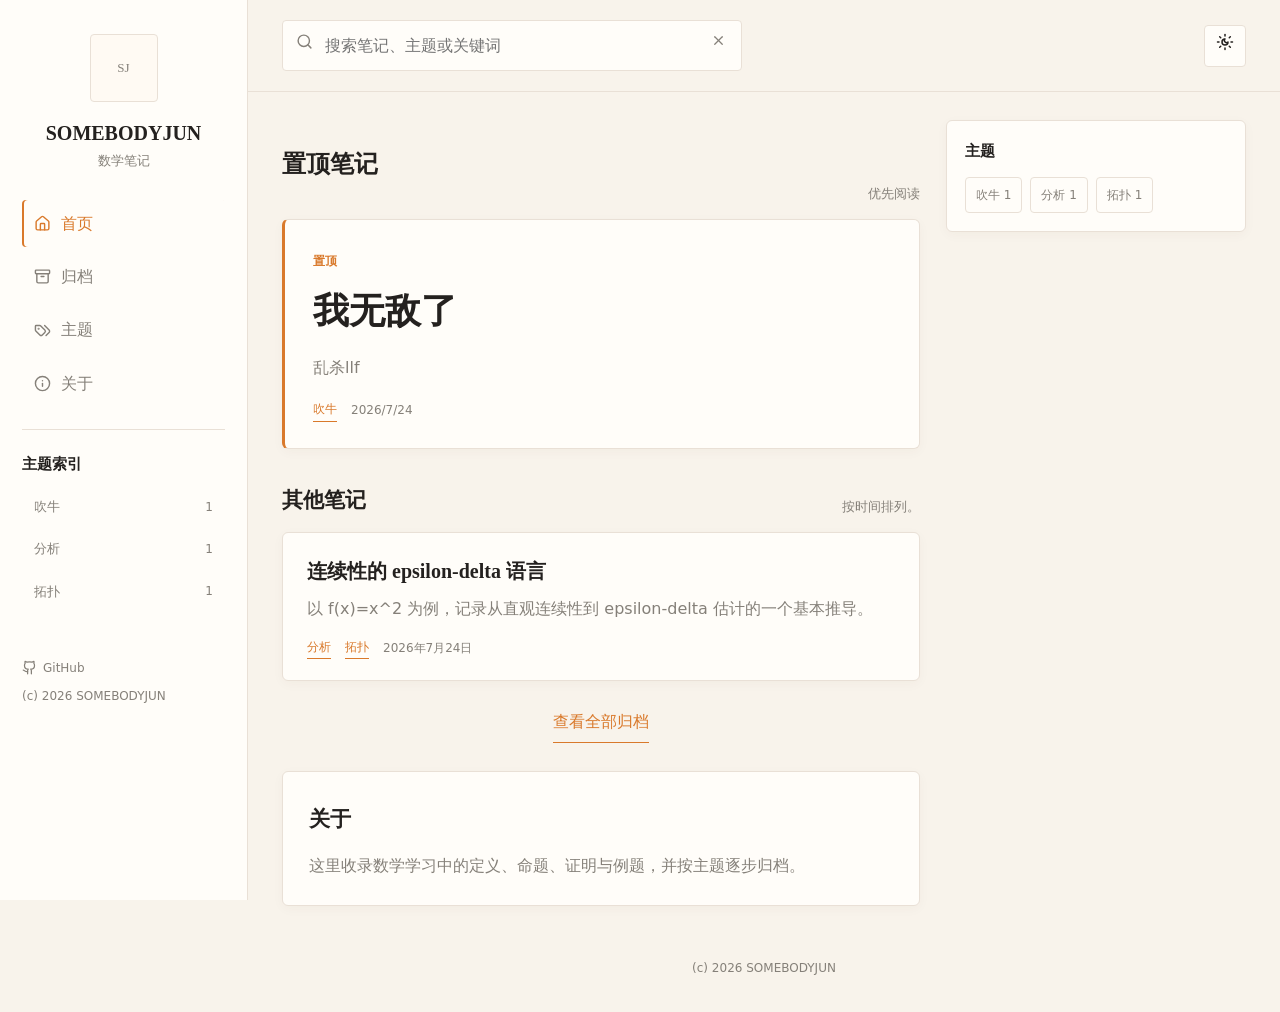
<file: index.html>
<!DOCTYPE html><html lang="zh-CN"> <head><meta charset="utf-8"><meta name="viewport" content="width=device-width, initial-scale=1"><meta name="description" content="SOMEBODYJUN 的数学笔记。"><meta name="theme-color" content="#f8f3eb" data-theme-color><title>SOMEBODYJUN · 数学笔记</title><link rel="stylesheet" href="/_astro/archive.Q9fQZPSA.css"></head> <body> <div class="site-shell"> <aside class="sidebar" data-sidebar> <a class="brand" href="/" aria-label="SOMEBODYJUN 首页"> <span class="avatar" aria-hidden="true">SJ</span> <strong>SOMEBODYJUN</strong> <span>数学笔记</span> </a> <nav class="nav-list" aria-label="主导航"> <a class="nav-link active" href="/"> <span class="left"><svg xmlns="http://www.w3.org/2000/svg" stroke-width="2" width="17" height="17" stroke="currentColor" stroke-linecap="round" stroke-linejoin="round" fill="none" viewBox="0 0 24 24" aria-hidden="true" class="lucide lucide-house">  <path d="M15 21v-8a1 1 0 0 0-1-1h-4a1 1 0 0 0-1 1v8"></path> <path d="M3 10a2 2 0 0 1 .709-1.528l7-5.999a2 2 0 0 1 2.582 0l7 5.999A2 2 0 0 1 21 10v9a2 2 0 0 1-2 2H5a2 2 0 0 1-2-2z"></path>  </svg><span>首页</span></span> </a> <a class="nav-link" href="/archive/"> <span class="left"><svg xmlns="http://www.w3.org/2000/svg" stroke-width="2" width="17" height="17" stroke="currentColor" stroke-linecap="round" stroke-linejoin="round" fill="none" viewBox="0 0 24 24" aria-hidden="true" class="lucide lucide-archive">  <rect width="20" height="5" x="2" y="3" rx="1"></rect> <path d="M4 8v11a2 2 0 0 0 2 2h12a2 2 0 0 0 2-2V8"></path> <path d="M10 12h4"></path>  </svg><span>归档</span></span> </a> <a class="nav-link" href="/#tags"> <span class="left"><svg xmlns="http://www.w3.org/2000/svg" stroke-width="2" width="17" height="17" stroke="currentColor" stroke-linecap="round" stroke-linejoin="round" fill="none" viewBox="0 0 24 24" aria-hidden="true" class="lucide lucide-tags">  <path d="m15 5 6.3 6.3a2.4 2.4 0 0 1 0 3.4L17 19"></path> <path d="M9.586 5.586A2 2 0 0 0 8.172 5H3a1 1 0 0 0-1 1v5.172a2 2 0 0 0 .586 1.414L8.29 18.29a2.426 2.426 0 0 0 3.42 0l3.58-3.58a2.426 2.426 0 0 0 0-3.42z"></path> <circle cx="6.5" cy="9.5" r=".5" fill="currentColor"></circle>  </svg><span>主题</span></span> </a> <a class="nav-link" href="/#about"> <span class="left"><svg xmlns="http://www.w3.org/2000/svg" stroke-width="2" width="17" height="17" stroke="currentColor" stroke-linecap="round" stroke-linejoin="round" fill="none" viewBox="0 0 24 24" aria-hidden="true" class="lucide lucide-info">  <circle cx="12" cy="12" r="10"></circle> <path d="M12 16v-4"></path> <path d="M12 8h.01"></path>  </svg><span>关于</span></span> </a> </nav> <section class="sidebar-section" aria-labelledby="topic-navigation"> <h2 id="topic-navigation">主题索引</h2> <div class="category-list"> <a class="category-link" href="/archive/?tag=%E5%90%B9%E7%89%9B"> <span>吹牛</span><span>1</span> </a><a class="category-link" href="/archive/?tag=%E5%88%86%E6%9E%90"> <span>分析</span><span>1</span> </a><a class="category-link" href="/archive/?tag=%E6%8B%93%E6%89%91"> <span>拓扑</span><span>1</span> </a> </div> </section> <div class="sidebar-footer"> <a href="https://github.com/SOMEBODYJUN" target="_blank" rel="noreferrer"> <svg xmlns="http://www.w3.org/2000/svg" stroke-width="2" width="15" height="15" stroke="currentColor" stroke-linecap="round" stroke-linejoin="round" fill="none" viewBox="0 0 24 24" aria-hidden="true" class="lucide lucide-github">  <path d="M15 22v-4a4.8 4.8 0 0 0-1-3.5c3 0 6-2 6-5.5.08-1.25-.27-2.48-1-3.5.28-1.15.28-2.35 0-3.5 0 0-1 0-3 1.5-2.64-.5-5.36-.5-8 0C6 2 5 2 5 2c-.3 1.15-.3 2.35 0 3.5A5.403 5.403 0 0 0 4 9c0 3.5 3 5.5 6 5.5-.39.49-.68 1.05-.85 1.65-.17.6-.22 1.23-.15 1.85v4"></path> <path d="M9 18c-4.51 2-5-2-7-2"></path>  </svg> GitHub
</a> <div>(c) 2026 SOMEBODYJUN</div> </div> </aside> <button class="sidebar-backdrop" data-menu-backdrop type="button" aria-label="关闭菜单" tabindex="-1"></button> <main class="main-area"> <header class="topbar"> <button class="icon-button mobile-menu" data-menu-toggle type="button" aria-label="打开菜单" aria-expanded="false" title="打开菜单"> <svg xmlns="http://www.w3.org/2000/svg" stroke-width="2" width="19" height="19" stroke="currentColor" stroke-linecap="round" stroke-linejoin="round" fill="none" viewBox="0 0 24 24" aria-hidden="true" class="lucide lucide-menu">  <line x1="4" x2="20" y1="12" y2="12"></line> <line x1="4" x2="20" y1="6" y2="6"></line> <line x1="4" x2="20" y1="18" y2="18"></line>  </svg> </button> <form class="search-box" data-search-form role="search"> <svg xmlns="http://www.w3.org/2000/svg" stroke-width="2" width="17" height="17" stroke="currentColor" stroke-linecap="round" stroke-linejoin="round" fill="none" viewBox="0 0 24 24" aria-hidden="true" class="lucide lucide-search">  <circle cx="11" cy="11" r="8"></circle> <path d="m21 21-4.3-4.3"></path>  </svg> <input name="q" type="search" placeholder="搜索笔记、主题或关键词" aria-label="搜索笔记"> <button data-clear-search type="button" aria-label="清除搜索" title="清除搜索"><svg xmlns="http://www.w3.org/2000/svg" stroke-width="2" width="15" height="15" stroke="currentColor" stroke-linecap="round" stroke-linejoin="round" fill="none" viewBox="0 0 24 24" aria-hidden="true" class="lucide lucide-x">  <path d="M18 6 6 18"></path> <path d="m6 6 12 12"></path>  </svg></button> </form> <button class="icon-button" data-theme-toggle type="button" aria-label="切换明暗主题" title="切换明暗主题" aria-pressed="false"> <svg xmlns="http://www.w3.org/2000/svg" stroke-width="2" width="18" height="18" stroke="currentColor" stroke-linecap="round" stroke-linejoin="round" fill="none" viewBox="0 0 24 24" aria-hidden="true" class="lucide lucide-sun-moon">  <path d="M12 8a2.83 2.83 0 0 0 4 4 4 4 0 1 1-4-4"></path> <path d="M12 2v2"></path> <path d="M12 20v2"></path> <path d="m4.9 4.9 1.4 1.4"></path> <path d="m17.7 17.7 1.4 1.4"></path> <path d="M2 12h2"></path> <path d="M20 12h2"></path> <path d="m6.3 17.7-1.4 1.4"></path> <path d="m19.1 4.9-1.4 1.4"></path>  </svg> </button> </header>  <div class="content-grid"> <section class="page-main">  <div class="section-title"> <h1>置顶笔记</h1> <p>优先阅读</p> </div> <a class="featured card" href="/notes/测试副本/"> <div> <span class="eyebrow">置顶</span> <h2>我无敌了</h2> <p>乱杀llf</p> <div class="meta"> <span class="tag">吹牛</span> <span>2026/7/24</span> </div> </div> </a>  <div class="section-title" id="notes"> <h2>其他笔记</h2> <p>按时间排列。</p> </div> <div class="article-list card"> <a class="article-card" href="/notes/continuity-epsilon-delta/"> <div> <h3>连续性的 epsilon-delta 语言</h3> <p>以 f(x)=x^2 为例，记录从直观连续性到 epsilon-delta 估计的一个基本推导。</p> <div class="meta"> <span class="tag">分析</span><span class="tag">拓扑</span> <span>2026年7月24日</span> </div> </div> </a> </div> <a class="load-more" href="/archive/">查看全部归档</a> <section class="about-card card" id="about"> <div class="section-title"> <h2>关于</h2> </div> <p class="about-copy">这里收录数学学习中的定义、命题、证明与例题，并按主题逐步归档。</p> </section> </section> <aside class="rightbar"> <section class="widget card" id="tags"> <h2>主题</h2> <div class="tag-cloud"> <a class="tag-button" href="/archive/?tag=%E5%90%B9%E7%89%9B">吹牛 1</a><a class="tag-button" href="/archive/?tag=%E5%88%86%E6%9E%90">分析 1</a><a class="tag-button" href="/archive/?tag=%E6%8B%93%E6%89%91">拓扑 1</a> </div> </section> </aside> </div>  <footer class="site-footer">(c) 2026 SOMEBODYJUN</footer> </main> </div> <script>
      const themeToggle = document.querySelector("[data-theme-toggle]");
      const themeColor = document.querySelector("[data-theme-color]");
      const applyTheme = (theme) => {
        document.documentElement.dataset.theme = theme;
        themeToggle?.setAttribute("aria-pressed", String(theme === "dark"));
        themeColor?.setAttribute("content", theme === "dark" ? "#171513" : "#f8f3eb");
      };
      applyTheme(localStorage.getItem("site-theme") === "dark" ? "dark" : "light");
      themeToggle?.addEventListener("click", () => {
        const nextTheme = document.documentElement.dataset.theme === "dark" ? "light" : "dark";
        applyTheme(nextTheme);
        localStorage.setItem("site-theme", nextTheme);
      });
      const menuToggle = document.querySelector("[data-menu-toggle]");
      const sidebar = document.querySelector("[data-sidebar]");
      const menuBackdrop = document.querySelector("[data-menu-backdrop]");
      const setMenuOpen = (isOpen) => {
        sidebar?.classList.toggle("open", isOpen);
        document.documentElement.classList.toggle("menu-open", isOpen);
        document.body.classList.toggle("menu-open", isOpen);
        menuToggle?.setAttribute("aria-expanded", String(isOpen));
        menuToggle?.setAttribute("aria-label", isOpen ? "关闭菜单" : "打开菜单");
        menuToggle?.setAttribute("title", isOpen ? "关闭菜单" : "打开菜单");
      };
      menuToggle?.addEventListener("click", () => {
        setMenuOpen(!sidebar?.classList.contains("open"));
      });
      menuBackdrop?.addEventListener("click", () => setMenuOpen(false));
      document.addEventListener("keydown", (event) => {
        if (event.key === "Escape") setMenuOpen(false);
      });
      window.matchMedia("(min-width: 961px)").addEventListener("change", (event) => {
        if (event.matches) setMenuOpen(false);
      });
      document.querySelectorAll("[data-sidebar] a[href]").forEach((link) => link.addEventListener("click", () => {
        setMenuOpen(false);
      }));
      document.querySelector("[data-search-form]")?.addEventListener("submit", (event) => {
        event.preventDefault();
        const form = event.currentTarget;
        const query = new FormData(form).get("q")?.toString().trim();
        window.location.assign(query ? `/archive/?q=${encodeURIComponent(query)}` : "/archive/");
      });
      document.querySelector("[data-clear-search]")?.addEventListener("click", () => {
        const input = document.querySelector("[data-search-form] input");
        if (input) input.value = "";
        input?.focus();
      });
    </script> </body> </html>
</file>
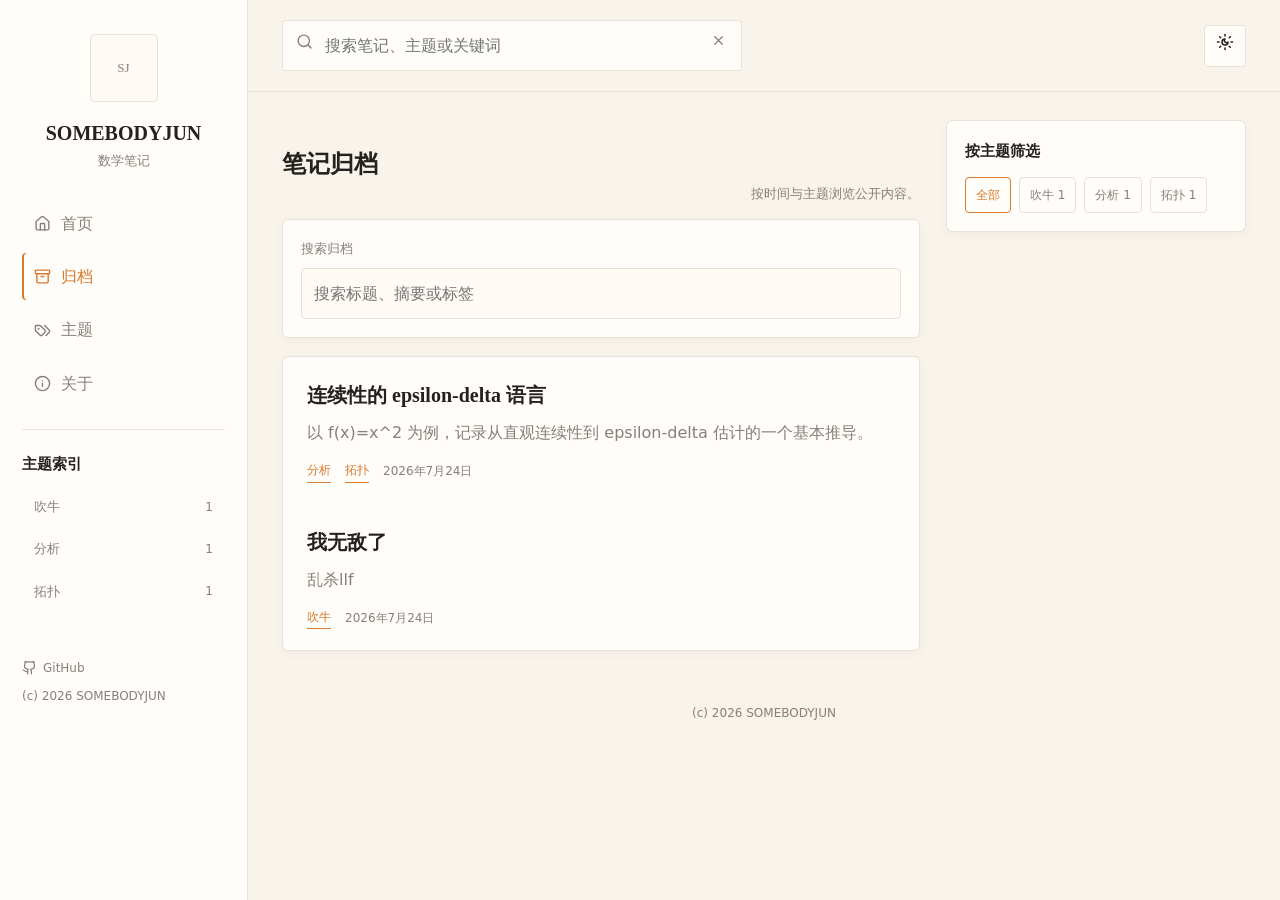
<file: archive/index.html>
<!DOCTYPE html><html lang="zh-CN"> <head><meta charset="utf-8"><meta name="viewport" content="width=device-width, initial-scale=1"><meta name="description" content="SOMEBODYJUN 的数学笔记归档。"><meta name="theme-color" content="#f8f3eb" data-theme-color><title>归档 | SOMEBODYJUN</title><link rel="stylesheet" href="/_astro/archive.Q9fQZPSA.css"></head> <body> <div class="site-shell"> <aside class="sidebar" data-sidebar> <a class="brand" href="/" aria-label="SOMEBODYJUN 首页"> <span class="avatar" aria-hidden="true">SJ</span> <strong>SOMEBODYJUN</strong> <span>数学笔记</span> </a> <nav class="nav-list" aria-label="主导航"> <a class="nav-link" href="/"> <span class="left"><svg xmlns="http://www.w3.org/2000/svg" stroke-width="2" width="17" height="17" stroke="currentColor" stroke-linecap="round" stroke-linejoin="round" fill="none" viewBox="0 0 24 24" aria-hidden="true" class="lucide lucide-house">  <path d="M15 21v-8a1 1 0 0 0-1-1h-4a1 1 0 0 0-1 1v8"></path> <path d="M3 10a2 2 0 0 1 .709-1.528l7-5.999a2 2 0 0 1 2.582 0l7 5.999A2 2 0 0 1 21 10v9a2 2 0 0 1-2 2H5a2 2 0 0 1-2-2z"></path>  </svg><span>首页</span></span> </a> <a class="nav-link active" href="/archive/"> <span class="left"><svg xmlns="http://www.w3.org/2000/svg" stroke-width="2" width="17" height="17" stroke="currentColor" stroke-linecap="round" stroke-linejoin="round" fill="none" viewBox="0 0 24 24" aria-hidden="true" class="lucide lucide-archive">  <rect width="20" height="5" x="2" y="3" rx="1"></rect> <path d="M4 8v11a2 2 0 0 0 2 2h12a2 2 0 0 0 2-2V8"></path> <path d="M10 12h4"></path>  </svg><span>归档</span></span> </a> <a class="nav-link" href="/#tags"> <span class="left"><svg xmlns="http://www.w3.org/2000/svg" stroke-width="2" width="17" height="17" stroke="currentColor" stroke-linecap="round" stroke-linejoin="round" fill="none" viewBox="0 0 24 24" aria-hidden="true" class="lucide lucide-tags">  <path d="m15 5 6.3 6.3a2.4 2.4 0 0 1 0 3.4L17 19"></path> <path d="M9.586 5.586A2 2 0 0 0 8.172 5H3a1 1 0 0 0-1 1v5.172a2 2 0 0 0 .586 1.414L8.29 18.29a2.426 2.426 0 0 0 3.42 0l3.58-3.58a2.426 2.426 0 0 0 0-3.42z"></path> <circle cx="6.5" cy="9.5" r=".5" fill="currentColor"></circle>  </svg><span>主题</span></span> </a> <a class="nav-link" href="/#about"> <span class="left"><svg xmlns="http://www.w3.org/2000/svg" stroke-width="2" width="17" height="17" stroke="currentColor" stroke-linecap="round" stroke-linejoin="round" fill="none" viewBox="0 0 24 24" aria-hidden="true" class="lucide lucide-info">  <circle cx="12" cy="12" r="10"></circle> <path d="M12 16v-4"></path> <path d="M12 8h.01"></path>  </svg><span>关于</span></span> </a> </nav> <section class="sidebar-section" aria-labelledby="topic-navigation"> <h2 id="topic-navigation">主题索引</h2> <div class="category-list"> <a class="category-link" href="/archive/?tag=%E5%90%B9%E7%89%9B"> <span>吹牛</span><span>1</span> </a><a class="category-link" href="/archive/?tag=%E5%88%86%E6%9E%90"> <span>分析</span><span>1</span> </a><a class="category-link" href="/archive/?tag=%E6%8B%93%E6%89%91"> <span>拓扑</span><span>1</span> </a> </div> </section> <div class="sidebar-footer"> <a href="https://github.com/SOMEBODYJUN" target="_blank" rel="noreferrer"> <svg xmlns="http://www.w3.org/2000/svg" stroke-width="2" width="15" height="15" stroke="currentColor" stroke-linecap="round" stroke-linejoin="round" fill="none" viewBox="0 0 24 24" aria-hidden="true" class="lucide lucide-github">  <path d="M15 22v-4a4.8 4.8 0 0 0-1-3.5c3 0 6-2 6-5.5.08-1.25-.27-2.48-1-3.5.28-1.15.28-2.35 0-3.5 0 0-1 0-3 1.5-2.64-.5-5.36-.5-8 0C6 2 5 2 5 2c-.3 1.15-.3 2.35 0 3.5A5.403 5.403 0 0 0 4 9c0 3.5 3 5.5 6 5.5-.39.49-.68 1.05-.85 1.65-.17.6-.22 1.23-.15 1.85v4"></path> <path d="M9 18c-4.51 2-5-2-7-2"></path>  </svg> GitHub
</a> <div>(c) 2026 SOMEBODYJUN</div> </div> </aside> <button class="sidebar-backdrop" data-menu-backdrop type="button" aria-label="关闭菜单" tabindex="-1"></button> <main class="main-area"> <header class="topbar"> <button class="icon-button mobile-menu" data-menu-toggle type="button" aria-label="打开菜单" aria-expanded="false" title="打开菜单"> <svg xmlns="http://www.w3.org/2000/svg" stroke-width="2" width="19" height="19" stroke="currentColor" stroke-linecap="round" stroke-linejoin="round" fill="none" viewBox="0 0 24 24" aria-hidden="true" class="lucide lucide-menu">  <line x1="4" x2="20" y1="12" y2="12"></line> <line x1="4" x2="20" y1="6" y2="6"></line> <line x1="4" x2="20" y1="18" y2="18"></line>  </svg> </button> <form class="search-box" data-search-form role="search"> <svg xmlns="http://www.w3.org/2000/svg" stroke-width="2" width="17" height="17" stroke="currentColor" stroke-linecap="round" stroke-linejoin="round" fill="none" viewBox="0 0 24 24" aria-hidden="true" class="lucide lucide-search">  <circle cx="11" cy="11" r="8"></circle> <path d="m21 21-4.3-4.3"></path>  </svg> <input name="q" type="search" placeholder="搜索笔记、主题或关键词" aria-label="搜索笔记"> <button data-clear-search type="button" aria-label="清除搜索" title="清除搜索"><svg xmlns="http://www.w3.org/2000/svg" stroke-width="2" width="15" height="15" stroke="currentColor" stroke-linecap="round" stroke-linejoin="round" fill="none" viewBox="0 0 24 24" aria-hidden="true" class="lucide lucide-x">  <path d="M18 6 6 18"></path> <path d="m6 6 12 12"></path>  </svg></button> </form> <button class="icon-button" data-theme-toggle type="button" aria-label="切换明暗主题" title="切换明暗主题" aria-pressed="false"> <svg xmlns="http://www.w3.org/2000/svg" stroke-width="2" width="18" height="18" stroke="currentColor" stroke-linecap="round" stroke-linejoin="round" fill="none" viewBox="0 0 24 24" aria-hidden="true" class="lucide lucide-sun-moon">  <path d="M12 8a2.83 2.83 0 0 0 4 4 4 4 0 1 1-4-4"></path> <path d="M12 2v2"></path> <path d="M12 20v2"></path> <path d="m4.9 4.9 1.4 1.4"></path> <path d="m17.7 17.7 1.4 1.4"></path> <path d="M2 12h2"></path> <path d="M20 12h2"></path> <path d="m6.3 17.7-1.4 1.4"></path> <path d="m19.1 4.9-1.4 1.4"></path>  </svg> </button> </header>  <div class="content-grid archive-grid"> <section class="page-main"> <div class="section-title"> <h1>笔记归档</h1> <p>按时间与主题浏览公开内容。</p> </div> <div class="archive-toolbar card"> <label for="archive-search">搜索归档</label> <input id="archive-search" type="search" placeholder="搜索标题、摘要或标签" autocomplete="off"> </div> <div class="article-list card" data-archive-list> <div data-note data-search="连续性的 epsilon-delta 语言 以 f(x)=x^2 为例，记录从直观连续性到 epsilon-delta 估计的一个基本推导。 分析 拓扑" data-tags="分析|拓扑"> <a class="article-card" href="/notes/continuity-epsilon-delta/"> <div> <h3>连续性的 epsilon-delta 语言</h3> <p>以 f(x)=x^2 为例，记录从直观连续性到 epsilon-delta 估计的一个基本推导。</p> <div class="meta"> <span class="tag">分析</span><span class="tag">拓扑</span> <span>2026年7月24日</span> </div> </div> </a> </div><div data-note data-search="我无敌了 乱杀llf 吹牛" data-tags="吹牛"> <a class="article-card" href="/notes/测试副本/"> <div> <h3>我无敌了</h3> <p>乱杀llf</p> <div class="meta"> <span class="tag">吹牛</span> <span>2026年7月24日</span> </div> </div> </a> </div> </div> <p class="archive-empty" data-archive-empty hidden>没有找到匹配的笔记。</p> </section> <aside class="rightbar"> <section class="widget card"> <h2>按主题筛选</h2> <div class="tag-cloud"> <button class="tag-button active" type="button" data-tag-filter="">全部</button> <button class="tag-button" type="button" data-tag-filter="吹牛">吹牛 1</button><button class="tag-button" type="button" data-tag-filter="分析">分析 1</button><button class="tag-button" type="button" data-tag-filter="拓扑">拓扑 1</button> </div> </section> </aside> </div> <script>
    const params = new URLSearchParams(window.location.search);
    const searchInput = document.querySelector("#archive-search");
    const noteRows = [...document.querySelectorAll("[data-note]")];
    const filterButtons = [...document.querySelectorAll("[data-tag-filter]")];
    const noResults = document.querySelector("[data-archive-empty]");
    let activeTag = params.get("tag") || "";
    if (searchInput) searchInput.value = params.get("q") || "";
    function syncUrl(method) {
      const url = new URL(window.location.href);
      const query = (searchInput?.value || "").trim();
      if (query) url.searchParams.set("q", query);
      else url.searchParams.delete("q");
      if (activeTag) url.searchParams.set("tag", activeTag);
      else url.searchParams.delete("tag");
      window.history[method]({}, "", `${url.pathname}${url.search}${url.hash}`);
    }
    function applyFilters(historyMethod) {
      const query = (searchInput?.value || "").trim().toLowerCase();
      let visible = 0;
      noteRows.forEach((row) => {
        const matchesQuery = !query || row.dataset.search.includes(query);
        const matchesTag = !activeTag || row.dataset.tags.split("|").includes(activeTag);
        const matches = matchesQuery && matchesTag;
        row.hidden = !matches;
        if (matches) visible += 1;
      });
      if (noResults) noResults.hidden = noteRows.length === 0 || visible !== 0;
      filterButtons.forEach((button) => button.classList.toggle("active", button.dataset.tagFilter === activeTag));
      if (historyMethod) syncUrl(historyMethod);
    }
    searchInput?.addEventListener("input", () => applyFilters("replaceState"));
    filterButtons.forEach((button) => button.addEventListener("click", () => {
      activeTag = button.dataset.tagFilter || "";
      applyFilters("pushState");
    }));
    window.addEventListener("popstate", () => {
      const currentParams = new URLSearchParams(window.location.search);
      activeTag = currentParams.get("tag") || "";
      if (searchInput) searchInput.value = currentParams.get("q") || "";
      applyFilters();
    });
    applyFilters();
  </script>  <footer class="site-footer">(c) 2026 SOMEBODYJUN</footer> </main> </div> <script>
      const themeToggle = document.querySelector("[data-theme-toggle]");
      const themeColor = document.querySelector("[data-theme-color]");
      const applyTheme = (theme) => {
        document.documentElement.dataset.theme = theme;
        themeToggle?.setAttribute("aria-pressed", String(theme === "dark"));
        themeColor?.setAttribute("content", theme === "dark" ? "#171513" : "#f8f3eb");
      };
      applyTheme(localStorage.getItem("site-theme") === "dark" ? "dark" : "light");
      themeToggle?.addEventListener("click", () => {
        const nextTheme = document.documentElement.dataset.theme === "dark" ? "light" : "dark";
        applyTheme(nextTheme);
        localStorage.setItem("site-theme", nextTheme);
      });
      const menuToggle = document.querySelector("[data-menu-toggle]");
      const sidebar = document.querySelector("[data-sidebar]");
      const menuBackdrop = document.querySelector("[data-menu-backdrop]");
      const setMenuOpen = (isOpen) => {
        sidebar?.classList.toggle("open", isOpen);
        document.documentElement.classList.toggle("menu-open", isOpen);
        document.body.classList.toggle("menu-open", isOpen);
        menuToggle?.setAttribute("aria-expanded", String(isOpen));
        menuToggle?.setAttribute("aria-label", isOpen ? "关闭菜单" : "打开菜单");
        menuToggle?.setAttribute("title", isOpen ? "关闭菜单" : "打开菜单");
      };
      menuToggle?.addEventListener("click", () => {
        setMenuOpen(!sidebar?.classList.contains("open"));
      });
      menuBackdrop?.addEventListener("click", () => setMenuOpen(false));
      document.addEventListener("keydown", (event) => {
        if (event.key === "Escape") setMenuOpen(false);
      });
      window.matchMedia("(min-width: 961px)").addEventListener("change", (event) => {
        if (event.matches) setMenuOpen(false);
      });
      document.querySelectorAll("[data-sidebar] a[href]").forEach((link) => link.addEventListener("click", () => {
        setMenuOpen(false);
      }));
      document.querySelector("[data-search-form]")?.addEventListener("submit", (event) => {
        event.preventDefault();
        const form = event.currentTarget;
        const query = new FormData(form).get("q")?.toString().trim();
        window.location.assign(query ? `/archive/?q=${encodeURIComponent(query)}` : "/archive/");
      });
      document.querySelector("[data-clear-search]")?.addEventListener("click", () => {
        const input = document.querySelector("[data-search-form] input");
        if (input) input.value = "";
        input?.focus();
      });
    </script> </body> </html>
</file>
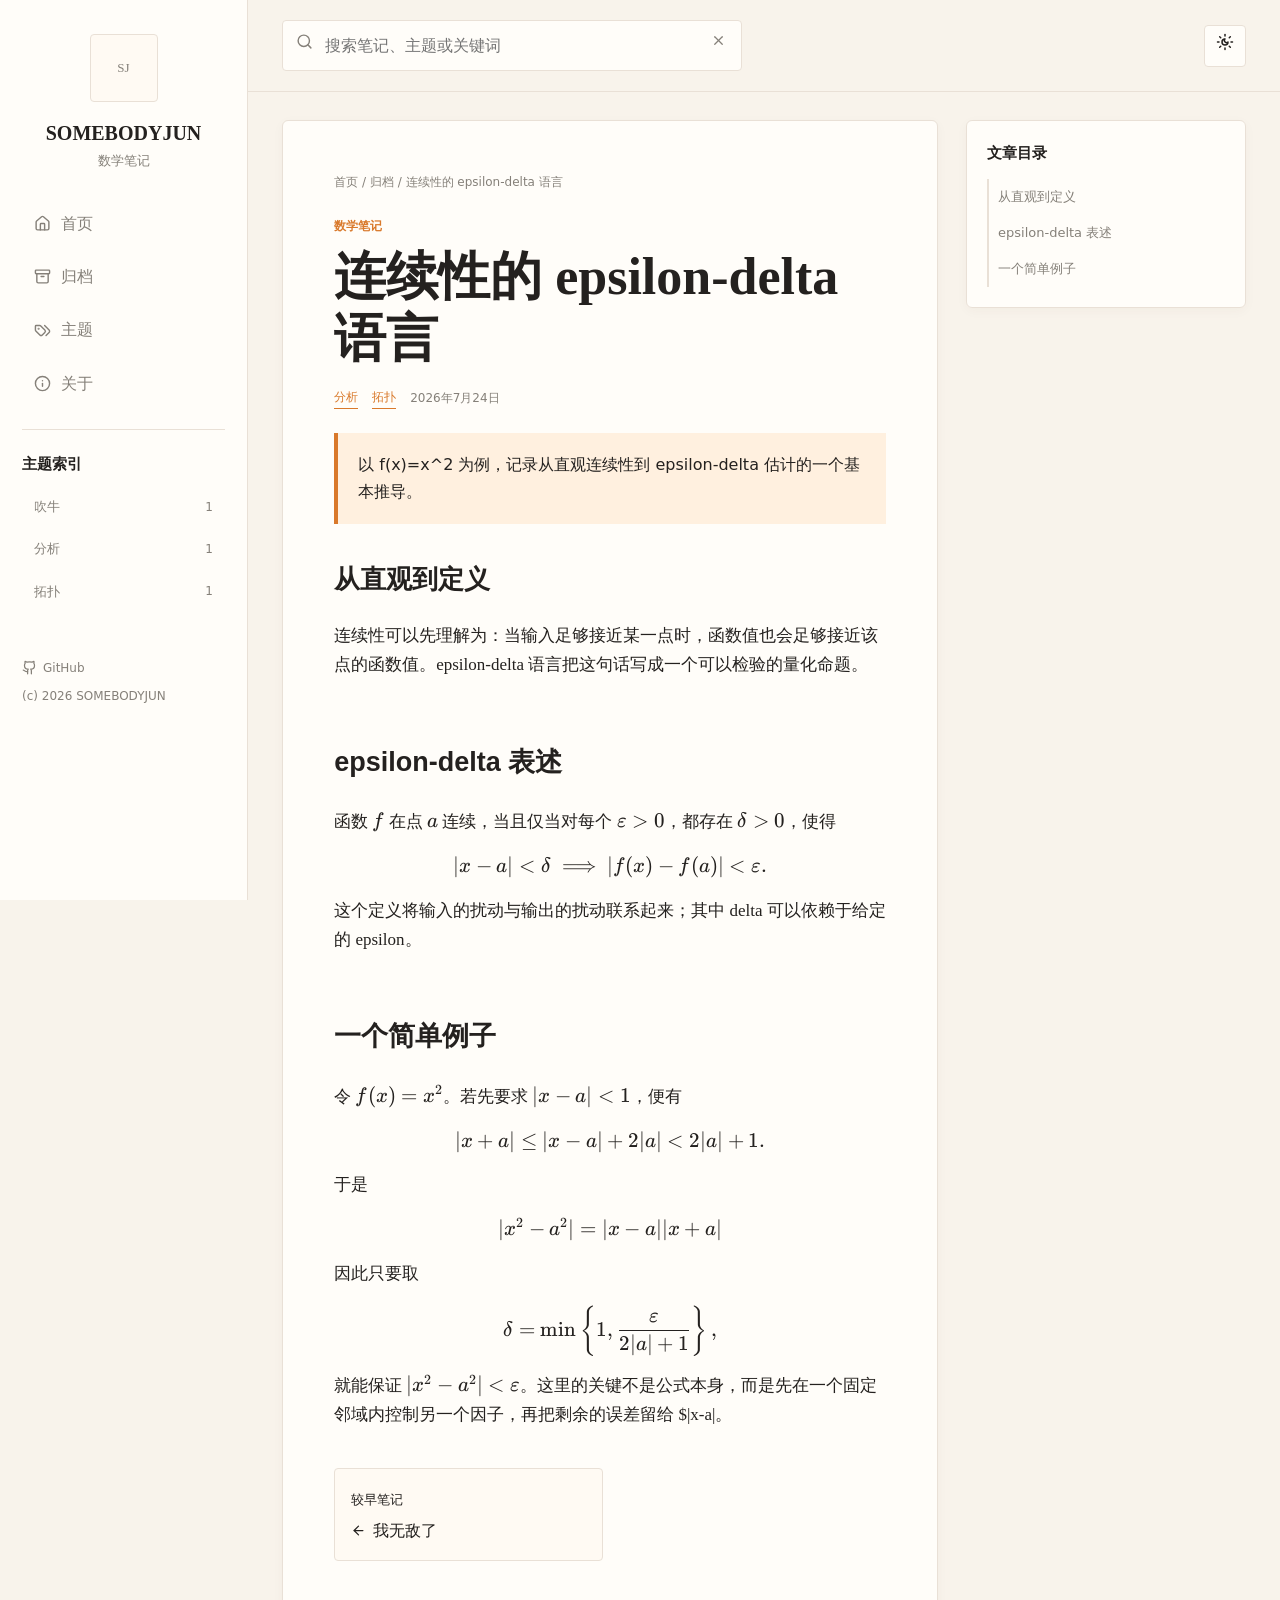
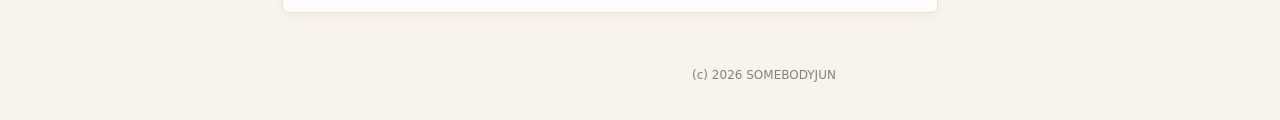
<file: notes/continuity-epsilon-delta/index.html>
<!DOCTYPE html><html lang="zh-CN"> <head><meta charset="utf-8"><meta name="viewport" content="width=device-width, initial-scale=1"><meta name="description" content="以 f(x)=x^2 为例，记录从直观连续性到 epsilon-delta 估计的一个基本推导。"><meta name="theme-color" content="#f8f3eb" data-theme-color><title>连续性的 epsilon-delta 语言 | SOMEBODYJUN</title><link rel="stylesheet" href="/_astro/archive.Q9fQZPSA.css"></head> <body> <div class="site-shell"> <aside class="sidebar" data-sidebar> <a class="brand" href="/" aria-label="SOMEBODYJUN 首页"> <span class="avatar" aria-hidden="true">SJ</span> <strong>SOMEBODYJUN</strong> <span>数学笔记</span> </a> <nav class="nav-list" aria-label="主导航"> <a class="nav-link" href="/"> <span class="left"><svg xmlns="http://www.w3.org/2000/svg" stroke-width="2" width="17" height="17" stroke="currentColor" stroke-linecap="round" stroke-linejoin="round" fill="none" viewBox="0 0 24 24" aria-hidden="true" class="lucide lucide-house">  <path d="M15 21v-8a1 1 0 0 0-1-1h-4a1 1 0 0 0-1 1v8"></path> <path d="M3 10a2 2 0 0 1 .709-1.528l7-5.999a2 2 0 0 1 2.582 0l7 5.999A2 2 0 0 1 21 10v9a2 2 0 0 1-2 2H5a2 2 0 0 1-2-2z"></path>  </svg><span>首页</span></span> </a> <a class="nav-link" href="/archive/"> <span class="left"><svg xmlns="http://www.w3.org/2000/svg" stroke-width="2" width="17" height="17" stroke="currentColor" stroke-linecap="round" stroke-linejoin="round" fill="none" viewBox="0 0 24 24" aria-hidden="true" class="lucide lucide-archive">  <rect width="20" height="5" x="2" y="3" rx="1"></rect> <path d="M4 8v11a2 2 0 0 0 2 2h12a2 2 0 0 0 2-2V8"></path> <path d="M10 12h4"></path>  </svg><span>归档</span></span> </a> <a class="nav-link" href="/#tags"> <span class="left"><svg xmlns="http://www.w3.org/2000/svg" stroke-width="2" width="17" height="17" stroke="currentColor" stroke-linecap="round" stroke-linejoin="round" fill="none" viewBox="0 0 24 24" aria-hidden="true" class="lucide lucide-tags">  <path d="m15 5 6.3 6.3a2.4 2.4 0 0 1 0 3.4L17 19"></path> <path d="M9.586 5.586A2 2 0 0 0 8.172 5H3a1 1 0 0 0-1 1v5.172a2 2 0 0 0 .586 1.414L8.29 18.29a2.426 2.426 0 0 0 3.42 0l3.58-3.58a2.426 2.426 0 0 0 0-3.42z"></path> <circle cx="6.5" cy="9.5" r=".5" fill="currentColor"></circle>  </svg><span>主题</span></span> </a> <a class="nav-link" href="/#about"> <span class="left"><svg xmlns="http://www.w3.org/2000/svg" stroke-width="2" width="17" height="17" stroke="currentColor" stroke-linecap="round" stroke-linejoin="round" fill="none" viewBox="0 0 24 24" aria-hidden="true" class="lucide lucide-info">  <circle cx="12" cy="12" r="10"></circle> <path d="M12 16v-4"></path> <path d="M12 8h.01"></path>  </svg><span>关于</span></span> </a> </nav> <section class="sidebar-section" aria-labelledby="topic-navigation"> <h2 id="topic-navigation">主题索引</h2> <div class="category-list"> <a class="category-link" href="/archive/?tag=%E5%90%B9%E7%89%9B"> <span>吹牛</span><span>1</span> </a><a class="category-link" href="/archive/?tag=%E5%88%86%E6%9E%90"> <span>分析</span><span>1</span> </a><a class="category-link" href="/archive/?tag=%E6%8B%93%E6%89%91"> <span>拓扑</span><span>1</span> </a> </div> </section> <div class="sidebar-footer"> <a href="https://github.com/SOMEBODYJUN" target="_blank" rel="noreferrer"> <svg xmlns="http://www.w3.org/2000/svg" stroke-width="2" width="15" height="15" stroke="currentColor" stroke-linecap="round" stroke-linejoin="round" fill="none" viewBox="0 0 24 24" aria-hidden="true" class="lucide lucide-github">  <path d="M15 22v-4a4.8 4.8 0 0 0-1-3.5c3 0 6-2 6-5.5.08-1.25-.27-2.48-1-3.5.28-1.15.28-2.35 0-3.5 0 0-1 0-3 1.5-2.64-.5-5.36-.5-8 0C6 2 5 2 5 2c-.3 1.15-.3 2.35 0 3.5A5.403 5.403 0 0 0 4 9c0 3.5 3 5.5 6 5.5-.39.49-.68 1.05-.85 1.65-.17.6-.22 1.23-.15 1.85v4"></path> <path d="M9 18c-4.51 2-5-2-7-2"></path>  </svg> GitHub
</a> <div>(c) 2026 SOMEBODYJUN</div> </div> </aside> <button class="sidebar-backdrop" data-menu-backdrop type="button" aria-label="关闭菜单" tabindex="-1"></button> <main class="main-area"> <header class="topbar"> <button class="icon-button mobile-menu" data-menu-toggle type="button" aria-label="打开菜单" aria-expanded="false" title="打开菜单"> <svg xmlns="http://www.w3.org/2000/svg" stroke-width="2" width="19" height="19" stroke="currentColor" stroke-linecap="round" stroke-linejoin="round" fill="none" viewBox="0 0 24 24" aria-hidden="true" class="lucide lucide-menu">  <line x1="4" x2="20" y1="12" y2="12"></line> <line x1="4" x2="20" y1="6" y2="6"></line> <line x1="4" x2="20" y1="18" y2="18"></line>  </svg> </button> <form class="search-box" data-search-form role="search"> <svg xmlns="http://www.w3.org/2000/svg" stroke-width="2" width="17" height="17" stroke="currentColor" stroke-linecap="round" stroke-linejoin="round" fill="none" viewBox="0 0 24 24" aria-hidden="true" class="lucide lucide-search">  <circle cx="11" cy="11" r="8"></circle> <path d="m21 21-4.3-4.3"></path>  </svg> <input name="q" type="search" placeholder="搜索笔记、主题或关键词" aria-label="搜索笔记"> <button data-clear-search type="button" aria-label="清除搜索" title="清除搜索"><svg xmlns="http://www.w3.org/2000/svg" stroke-width="2" width="15" height="15" stroke="currentColor" stroke-linecap="round" stroke-linejoin="round" fill="none" viewBox="0 0 24 24" aria-hidden="true" class="lucide lucide-x">  <path d="M18 6 6 18"></path> <path d="m6 6 12 12"></path>  </svg></button> </form> <button class="icon-button" data-theme-toggle type="button" aria-label="切换明暗主题" title="切换明暗主题" aria-pressed="false"> <svg xmlns="http://www.w3.org/2000/svg" stroke-width="2" width="18" height="18" stroke="currentColor" stroke-linecap="round" stroke-linejoin="round" fill="none" viewBox="0 0 24 24" aria-hidden="true" class="lucide lucide-sun-moon">  <path d="M12 8a2.83 2.83 0 0 0 4 4 4 4 0 1 1-4-4"></path> <path d="M12 2v2"></path> <path d="M12 20v2"></path> <path d="m4.9 4.9 1.4 1.4"></path> <path d="m17.7 17.7 1.4 1.4"></path> <path d="M2 12h2"></path> <path d="M20 12h2"></path> <path d="m6.3 17.7-1.4 1.4"></path> <path d="m19.1 4.9-1.4 1.4"></path>  </svg> </button> </header>  <div class="progress-bar" data-reading-progress></div> <div class="article-layout"> <article class="article-paper card"> <nav class="breadcrumb" aria-label="路径导航"><a href="/">首页</a> / <a href="/archive/">归档</a> / <span>连续性的 epsilon-delta 语言</span></nav> <header class="article-header"> <span class="eyebrow">数学笔记</span> <h1>连续性的 epsilon-delta 语言</h1> <div class="meta"> <a class="tag" href="/archive/?tag=%E5%88%86%E6%9E%90">分析</a><a class="tag" href="/archive/?tag=%E6%8B%93%E6%89%91">拓扑</a> <span>2026年7月24日</span> </div> </header> <p class="article-intro">以 f(x)=x^2 为例，记录从直观连续性到 epsilon-delta 估计的一个基本推导。</p> <div class="article-content"><h1 id="从直观到定义">从直观到定义</h1>
<p>连续性可以先理解为：当输入足够接近某一点时，函数值也会足够接近该点的函数值。epsilon-delta 语言把这句话写成一个可以检验的量化命题。</p>
<h2 id="epsilon-delta-表述">epsilon-delta 表述</h2>
<p>函数 <span class="katex"><span class="katex-mathml"><math xmlns="http://www.w3.org/1998/Math/MathML"><semantics><mrow><mi>f</mi></mrow><annotation encoding="application/x-tex">f</annotation></semantics></math></span><span class="katex-html" aria-hidden="true"><span class="base"><span class="strut" style="height:0.8889em;vertical-align:-0.1944em;"></span><span class="mord mathnormal" style="margin-right:0.1076em;">f</span></span></span></span> 在点 <span class="katex"><span class="katex-mathml"><math xmlns="http://www.w3.org/1998/Math/MathML"><semantics><mrow><mi>a</mi></mrow><annotation encoding="application/x-tex">a</annotation></semantics></math></span><span class="katex-html" aria-hidden="true"><span class="base"><span class="strut" style="height:0.4306em;"></span><span class="mord mathnormal">a</span></span></span></span> 连续，当且仅当对每个 <span class="katex"><span class="katex-mathml"><math xmlns="http://www.w3.org/1998/Math/MathML"><semantics><mrow><mi>ε</mi><mo>></mo><mn>0</mn></mrow><annotation encoding="application/x-tex">\varepsilon > 0</annotation></semantics></math></span><span class="katex-html" aria-hidden="true"><span class="base"><span class="strut" style="height:0.5782em;vertical-align:-0.0391em;"></span><span class="mord mathnormal">ε</span><span class="mspace" style="margin-right:0.2778em;"></span><span class="mrel">></span><span class="mspace" style="margin-right:0.2778em;"></span></span><span class="base"><span class="strut" style="height:0.6444em;"></span><span class="mord">0</span></span></span></span>，都存在 <span class="katex"><span class="katex-mathml"><math xmlns="http://www.w3.org/1998/Math/MathML"><semantics><mrow><mi>δ</mi><mo>></mo><mn>0</mn></mrow><annotation encoding="application/x-tex">\delta > 0</annotation></semantics></math></span><span class="katex-html" aria-hidden="true"><span class="base"><span class="strut" style="height:0.7335em;vertical-align:-0.0391em;"></span><span class="mord mathnormal" style="margin-right:0.0379em;">δ</span><span class="mspace" style="margin-right:0.2778em;"></span><span class="mrel">></span><span class="mspace" style="margin-right:0.2778em;"></span></span><span class="base"><span class="strut" style="height:0.6444em;"></span><span class="mord">0</span></span></span></span>，使得</p>
<span class="katex-display"><span class="katex"><span class="katex-mathml"><math xmlns="http://www.w3.org/1998/Math/MathML" display="block"><semantics><mrow><mi mathvariant="normal">∣</mi><mi>x</mi><mo>−</mo><mi>a</mi><mi mathvariant="normal">∣</mi><mo>&#x3C;</mo><mi>δ</mi><mtext>  </mtext><mo>⟹</mo><mtext>  </mtext><mi mathvariant="normal">∣</mi><mi>f</mi><mo stretchy="false">(</mo><mi>x</mi><mo stretchy="false">)</mo><mo>−</mo><mi>f</mi><mo stretchy="false">(</mo><mi>a</mi><mo stretchy="false">)</mo><mi mathvariant="normal">∣</mi><mo>&#x3C;</mo><mi>ε</mi><mi mathvariant="normal">.</mi></mrow><annotation encoding="application/x-tex">|x-a| &#x3C; \delta \implies |f(x)-f(a)| &#x3C; \varepsilon.</annotation></semantics></math></span><span class="katex-html" aria-hidden="true"><span class="base"><span class="strut" style="height:1em;vertical-align:-0.25em;"></span><span class="mord">∣</span><span class="mord mathnormal">x</span><span class="mspace" style="margin-right:0.2222em;"></span><span class="mbin">−</span><span class="mspace" style="margin-right:0.2222em;"></span></span><span class="base"><span class="strut" style="height:1em;vertical-align:-0.25em;"></span><span class="mord mathnormal">a</span><span class="mord">∣</span><span class="mspace" style="margin-right:0.2778em;"></span><span class="mrel">&#x3C;</span><span class="mspace" style="margin-right:0.2778em;"></span></span><span class="base"><span class="strut" style="height:0.7184em;vertical-align:-0.024em;"></span><span class="mord mathnormal" style="margin-right:0.0379em;">δ</span><span class="mspace" style="margin-right:0.2778em;"></span><span class="mspace" style="margin-right:0.2778em;"></span><span class="mrel">⟹</span><span class="mspace" style="margin-right:0.2778em;"></span><span class="mspace" style="margin-right:0.2778em;"></span></span><span class="base"><span class="strut" style="height:1em;vertical-align:-0.25em;"></span><span class="mord">∣</span><span class="mord mathnormal" style="margin-right:0.1076em;">f</span><span class="mopen">(</span><span class="mord mathnormal">x</span><span class="mclose">)</span><span class="mspace" style="margin-right:0.2222em;"></span><span class="mbin">−</span><span class="mspace" style="margin-right:0.2222em;"></span></span><span class="base"><span class="strut" style="height:1em;vertical-align:-0.25em;"></span><span class="mord mathnormal" style="margin-right:0.1076em;">f</span><span class="mopen">(</span><span class="mord mathnormal">a</span><span class="mclose">)</span><span class="mord">∣</span><span class="mspace" style="margin-right:0.2778em;"></span><span class="mrel">&#x3C;</span><span class="mspace" style="margin-right:0.2778em;"></span></span><span class="base"><span class="strut" style="height:0.4306em;"></span><span class="mord mathnormal">ε</span><span class="mord">.</span></span></span></span></span>
<p>这个定义将输入的扰动与输出的扰动联系起来；其中 delta 可以依赖于给定的 epsilon。</p>
<h2 id="一个简单例子">一个简单例子</h2>
<p>令 <span class="katex"><span class="katex-mathml"><math xmlns="http://www.w3.org/1998/Math/MathML"><semantics><mrow><mi>f</mi><mo stretchy="false">(</mo><mi>x</mi><mo stretchy="false">)</mo><mo>=</mo><msup><mi>x</mi><mn>2</mn></msup></mrow><annotation encoding="application/x-tex">f(x)=x^2</annotation></semantics></math></span><span class="katex-html" aria-hidden="true"><span class="base"><span class="strut" style="height:1em;vertical-align:-0.25em;"></span><span class="mord mathnormal" style="margin-right:0.1076em;">f</span><span class="mopen">(</span><span class="mord mathnormal">x</span><span class="mclose">)</span><span class="mspace" style="margin-right:0.2778em;"></span><span class="mrel">=</span><span class="mspace" style="margin-right:0.2778em;"></span></span><span class="base"><span class="strut" style="height:0.8141em;"></span><span class="mord"><span class="mord mathnormal">x</span><span class="msupsub"><span class="vlist-t"><span class="vlist-r"><span class="vlist" style="height:0.8141em;"><span style="top:-3.063em;margin-right:0.05em;"><span class="pstrut" style="height:2.7em;"></span><span class="sizing reset-size6 size3 mtight"><span class="mord mtight">2</span></span></span></span></span></span></span></span></span></span></span>。若先要求 <span class="katex"><span class="katex-mathml"><math xmlns="http://www.w3.org/1998/Math/MathML"><semantics><mrow><mi mathvariant="normal">∣</mi><mi>x</mi><mo>−</mo><mi>a</mi><mi mathvariant="normal">∣</mi><mo>&#x3C;</mo><mn>1</mn></mrow><annotation encoding="application/x-tex">|x-a|&#x3C;1</annotation></semantics></math></span><span class="katex-html" aria-hidden="true"><span class="base"><span class="strut" style="height:1em;vertical-align:-0.25em;"></span><span class="mord">∣</span><span class="mord mathnormal">x</span><span class="mspace" style="margin-right:0.2222em;"></span><span class="mbin">−</span><span class="mspace" style="margin-right:0.2222em;"></span></span><span class="base"><span class="strut" style="height:1em;vertical-align:-0.25em;"></span><span class="mord mathnormal">a</span><span class="mord">∣</span><span class="mspace" style="margin-right:0.2778em;"></span><span class="mrel">&#x3C;</span><span class="mspace" style="margin-right:0.2778em;"></span></span><span class="base"><span class="strut" style="height:0.6444em;"></span><span class="mord">1</span></span></span></span>，便有</p>
<span class="katex-display"><span class="katex"><span class="katex-mathml"><math xmlns="http://www.w3.org/1998/Math/MathML" display="block"><semantics><mrow><mi mathvariant="normal">∣</mi><mi>x</mi><mo>+</mo><mi>a</mi><mi mathvariant="normal">∣</mi><mo>≤</mo><mi mathvariant="normal">∣</mi><mi>x</mi><mo>−</mo><mi>a</mi><mi mathvariant="normal">∣</mi><mo>+</mo><mn>2</mn><mi mathvariant="normal">∣</mi><mi>a</mi><mi mathvariant="normal">∣</mi><mo>&#x3C;</mo><mn>2</mn><mi mathvariant="normal">∣</mi><mi>a</mi><mi mathvariant="normal">∣</mi><mo>+</mo><mn>1.</mn></mrow><annotation encoding="application/x-tex">|x+a| \le |x-a|+2|a| &#x3C; 2|a|+1.</annotation></semantics></math></span><span class="katex-html" aria-hidden="true"><span class="base"><span class="strut" style="height:1em;vertical-align:-0.25em;"></span><span class="mord">∣</span><span class="mord mathnormal">x</span><span class="mspace" style="margin-right:0.2222em;"></span><span class="mbin">+</span><span class="mspace" style="margin-right:0.2222em;"></span></span><span class="base"><span class="strut" style="height:1em;vertical-align:-0.25em;"></span><span class="mord mathnormal">a</span><span class="mord">∣</span><span class="mspace" style="margin-right:0.2778em;"></span><span class="mrel">≤</span><span class="mspace" style="margin-right:0.2778em;"></span></span><span class="base"><span class="strut" style="height:1em;vertical-align:-0.25em;"></span><span class="mord">∣</span><span class="mord mathnormal">x</span><span class="mspace" style="margin-right:0.2222em;"></span><span class="mbin">−</span><span class="mspace" style="margin-right:0.2222em;"></span></span><span class="base"><span class="strut" style="height:1em;vertical-align:-0.25em;"></span><span class="mord mathnormal">a</span><span class="mord">∣</span><span class="mspace" style="margin-right:0.2222em;"></span><span class="mbin">+</span><span class="mspace" style="margin-right:0.2222em;"></span></span><span class="base"><span class="strut" style="height:1em;vertical-align:-0.25em;"></span><span class="mord">2∣</span><span class="mord mathnormal">a</span><span class="mord">∣</span><span class="mspace" style="margin-right:0.2778em;"></span><span class="mrel">&#x3C;</span><span class="mspace" style="margin-right:0.2778em;"></span></span><span class="base"><span class="strut" style="height:1em;vertical-align:-0.25em;"></span><span class="mord">2∣</span><span class="mord mathnormal">a</span><span class="mord">∣</span><span class="mspace" style="margin-right:0.2222em;"></span><span class="mbin">+</span><span class="mspace" style="margin-right:0.2222em;"></span></span><span class="base"><span class="strut" style="height:0.6444em;"></span><span class="mord">1.</span></span></span></span></span>
<p>于是</p>
<span class="katex-display"><span class="katex"><span class="katex-mathml"><math xmlns="http://www.w3.org/1998/Math/MathML" display="block"><semantics><mrow><mi mathvariant="normal">∣</mi><msup><mi>x</mi><mn>2</mn></msup><mo>−</mo><msup><mi>a</mi><mn>2</mn></msup><mi mathvariant="normal">∣</mi><mo>=</mo><mi mathvariant="normal">∣</mi><mi>x</mi><mo>−</mo><mi>a</mi><mi mathvariant="normal">∣</mi><mi mathvariant="normal">∣</mi><mi>x</mi><mo>+</mo><mi>a</mi><mi mathvariant="normal">∣</mi></mrow><annotation encoding="application/x-tex">|x^2-a^2|=|x-a||x+a|</annotation></semantics></math></span><span class="katex-html" aria-hidden="true"><span class="base"><span class="strut" style="height:1.1141em;vertical-align:-0.25em;"></span><span class="mord">∣</span><span class="mord"><span class="mord mathnormal">x</span><span class="msupsub"><span class="vlist-t"><span class="vlist-r"><span class="vlist" style="height:0.8641em;"><span style="top:-3.113em;margin-right:0.05em;"><span class="pstrut" style="height:2.7em;"></span><span class="sizing reset-size6 size3 mtight"><span class="mord mtight">2</span></span></span></span></span></span></span></span><span class="mspace" style="margin-right:0.2222em;"></span><span class="mbin">−</span><span class="mspace" style="margin-right:0.2222em;"></span></span><span class="base"><span class="strut" style="height:1.1141em;vertical-align:-0.25em;"></span><span class="mord"><span class="mord mathnormal">a</span><span class="msupsub"><span class="vlist-t"><span class="vlist-r"><span class="vlist" style="height:0.8641em;"><span style="top:-3.113em;margin-right:0.05em;"><span class="pstrut" style="height:2.7em;"></span><span class="sizing reset-size6 size3 mtight"><span class="mord mtight">2</span></span></span></span></span></span></span></span><span class="mord">∣</span><span class="mspace" style="margin-right:0.2778em;"></span><span class="mrel">=</span><span class="mspace" style="margin-right:0.2778em;"></span></span><span class="base"><span class="strut" style="height:1em;vertical-align:-0.25em;"></span><span class="mord">∣</span><span class="mord mathnormal">x</span><span class="mspace" style="margin-right:0.2222em;"></span><span class="mbin">−</span><span class="mspace" style="margin-right:0.2222em;"></span></span><span class="base"><span class="strut" style="height:1em;vertical-align:-0.25em;"></span><span class="mord mathnormal">a</span><span class="mord">∣∣</span><span class="mord mathnormal">x</span><span class="mspace" style="margin-right:0.2222em;"></span><span class="mbin">+</span><span class="mspace" style="margin-right:0.2222em;"></span></span><span class="base"><span class="strut" style="height:1em;vertical-align:-0.25em;"></span><span class="mord mathnormal">a</span><span class="mord">∣</span></span></span></span></span>
<p>因此只要取</p>
<span class="katex-display"><span class="katex"><span class="katex-mathml"><math xmlns="http://www.w3.org/1998/Math/MathML" display="block"><semantics><mrow><mi>δ</mi><mo>=</mo><mi>min</mi><mo>⁡</mo><mrow><mo fence="true">{</mo><mn>1</mn><mo separator="true">,</mo><mfrac><mi>ε</mi><mrow><mn>2</mn><mi mathvariant="normal">∣</mi><mi>a</mi><mi mathvariant="normal">∣</mi><mo>+</mo><mn>1</mn></mrow></mfrac><mo fence="true">}</mo></mrow><mo separator="true">,</mo></mrow><annotation encoding="application/x-tex">\delta=\min\left\{1,\frac{\varepsilon}{2|a|+1}\right\},</annotation></semantics></math></span><span class="katex-html" aria-hidden="true"><span class="base"><span class="strut" style="height:0.6944em;"></span><span class="mord mathnormal" style="margin-right:0.0379em;">δ</span><span class="mspace" style="margin-right:0.2778em;"></span><span class="mrel">=</span><span class="mspace" style="margin-right:0.2778em;"></span></span><span class="base"><span class="strut" style="height:2.4em;vertical-align:-0.95em;"></span><span class="mop">min</span><span class="mspace" style="margin-right:0.1667em;"></span><span class="minner"><span class="mopen delimcenter" style="top:0em;"><span class="delimsizing size3">{</span></span><span class="mord">1</span><span class="mpunct">,</span><span class="mspace" style="margin-right:0.1667em;"></span><span class="mord"><span class="mopen nulldelimiter"></span><span class="mfrac"><span class="vlist-t vlist-t2"><span class="vlist-r"><span class="vlist" style="height:1.1076em;"><span style="top:-2.314em;"><span class="pstrut" style="height:3em;"></span><span class="mord"><span class="mord">2∣</span><span class="mord mathnormal">a</span><span class="mord">∣</span><span class="mspace" style="margin-right:0.2222em;"></span><span class="mbin">+</span><span class="mspace" style="margin-right:0.2222em;"></span><span class="mord">1</span></span></span><span style="top:-3.23em;"><span class="pstrut" style="height:3em;"></span><span class="frac-line" style="border-bottom-width:0.04em;"></span></span><span style="top:-3.677em;"><span class="pstrut" style="height:3em;"></span><span class="mord"><span class="mord mathnormal">ε</span></span></span></span><span class="vlist-s">​</span></span><span class="vlist-r"><span class="vlist" style="height:0.936em;"><span></span></span></span></span></span><span class="mclose nulldelimiter"></span></span><span class="mclose delimcenter" style="top:0em;"><span class="delimsizing size3">}</span></span></span><span class="mspace" style="margin-right:0.1667em;"></span><span class="mpunct">,</span></span></span></span></span>
<p>就能保证 <span class="katex"><span class="katex-mathml"><math xmlns="http://www.w3.org/1998/Math/MathML"><semantics><mrow><mi mathvariant="normal">∣</mi><msup><mi>x</mi><mn>2</mn></msup><mo>−</mo><msup><mi>a</mi><mn>2</mn></msup><mi mathvariant="normal">∣</mi><mo>&#x3C;</mo><mi>ε</mi></mrow><annotation encoding="application/x-tex">|x^2-a^2|&#x3C;\varepsilon</annotation></semantics></math></span><span class="katex-html" aria-hidden="true"><span class="base"><span class="strut" style="height:1.0641em;vertical-align:-0.25em;"></span><span class="mord">∣</span><span class="mord"><span class="mord mathnormal">x</span><span class="msupsub"><span class="vlist-t"><span class="vlist-r"><span class="vlist" style="height:0.8141em;"><span style="top:-3.063em;margin-right:0.05em;"><span class="pstrut" style="height:2.7em;"></span><span class="sizing reset-size6 size3 mtight"><span class="mord mtight">2</span></span></span></span></span></span></span></span><span class="mspace" style="margin-right:0.2222em;"></span><span class="mbin">−</span><span class="mspace" style="margin-right:0.2222em;"></span></span><span class="base"><span class="strut" style="height:1.0641em;vertical-align:-0.25em;"></span><span class="mord"><span class="mord mathnormal">a</span><span class="msupsub"><span class="vlist-t"><span class="vlist-r"><span class="vlist" style="height:0.8141em;"><span style="top:-3.063em;margin-right:0.05em;"><span class="pstrut" style="height:2.7em;"></span><span class="sizing reset-size6 size3 mtight"><span class="mord mtight">2</span></span></span></span></span></span></span></span><span class="mord">∣</span><span class="mspace" style="margin-right:0.2778em;"></span><span class="mrel">&#x3C;</span><span class="mspace" style="margin-right:0.2778em;"></span></span><span class="base"><span class="strut" style="height:0.4306em;"></span><span class="mord mathnormal">ε</span></span></span></span>。这里的关键不是公式本身，而是先在一个固定邻域内控制另一个因子，再把剩余的误差留给 $|x-a|。</p></div> <nav class="article-nav" aria-label="Adjacent notes"> <a href="/notes/测试副本/"><small>较早笔记</small><span><svg xmlns="http://www.w3.org/2000/svg" stroke-width="2" width="15" height="15" stroke="currentColor" stroke-linecap="round" stroke-linejoin="round" fill="none" viewBox="0 0 24 24" aria-hidden="true" class="lucide lucide-arrow-left">  <path d="m12 19-7-7 7-7"></path> <path d="M19 12H5"></path>  </svg>我无敌了</span></a> <span></span> </nav> </article> <aside class="article-aside"> <section class="toc card"> <h2>文章目录</h2> <nav><a href="#从直观到定义">从直观到定义</a><a href="#epsilon-delta-表述">epsilon-delta 表述</a><a href="#一个简单例子">一个简单例子</a></nav> </section> </aside> </div> <script>
    const progressBar = document.querySelector("[data-reading-progress]");
    const updateProgress = () => {
      const max = document.documentElement.scrollHeight - window.innerHeight;
      if (progressBar) progressBar.style.width = `${max > 0 ? (window.scrollY / max) * 100 : 0}%`;
    };
    window.addEventListener("scroll", updateProgress, { passive: true });
    updateProgress();
  </script>  <footer class="site-footer">(c) 2026 SOMEBODYJUN</footer> </main> </div> <script>
      const themeToggle = document.querySelector("[data-theme-toggle]");
      const themeColor = document.querySelector("[data-theme-color]");
      const applyTheme = (theme) => {
        document.documentElement.dataset.theme = theme;
        themeToggle?.setAttribute("aria-pressed", String(theme === "dark"));
        themeColor?.setAttribute("content", theme === "dark" ? "#171513" : "#f8f3eb");
      };
      applyTheme(localStorage.getItem("site-theme") === "dark" ? "dark" : "light");
      themeToggle?.addEventListener("click", () => {
        const nextTheme = document.documentElement.dataset.theme === "dark" ? "light" : "dark";
        applyTheme(nextTheme);
        localStorage.setItem("site-theme", nextTheme);
      });
      const menuToggle = document.querySelector("[data-menu-toggle]");
      const sidebar = document.querySelector("[data-sidebar]");
      const menuBackdrop = document.querySelector("[data-menu-backdrop]");
      const setMenuOpen = (isOpen) => {
        sidebar?.classList.toggle("open", isOpen);
        document.documentElement.classList.toggle("menu-open", isOpen);
        document.body.classList.toggle("menu-open", isOpen);
        menuToggle?.setAttribute("aria-expanded", String(isOpen));
        menuToggle?.setAttribute("aria-label", isOpen ? "关闭菜单" : "打开菜单");
        menuToggle?.setAttribute("title", isOpen ? "关闭菜单" : "打开菜单");
      };
      menuToggle?.addEventListener("click", () => {
        setMenuOpen(!sidebar?.classList.contains("open"));
      });
      menuBackdrop?.addEventListener("click", () => setMenuOpen(false));
      document.addEventListener("keydown", (event) => {
        if (event.key === "Escape") setMenuOpen(false);
      });
      window.matchMedia("(min-width: 961px)").addEventListener("change", (event) => {
        if (event.matches) setMenuOpen(false);
      });
      document.querySelectorAll("[data-sidebar] a[href]").forEach((link) => link.addEventListener("click", () => {
        setMenuOpen(false);
      }));
      document.querySelector("[data-search-form]")?.addEventListener("submit", (event) => {
        event.preventDefault();
        const form = event.currentTarget;
        const query = new FormData(form).get("q")?.toString().trim();
        window.location.assign(query ? `/archive/?q=${encodeURIComponent(query)}` : "/archive/");
      });
      document.querySelector("[data-clear-search]")?.addEventListener("click", () => {
        const input = document.querySelector("[data-search-form] input");
        if (input) input.value = "";
        input?.focus();
      });
    </script> </body> </html>
</file>
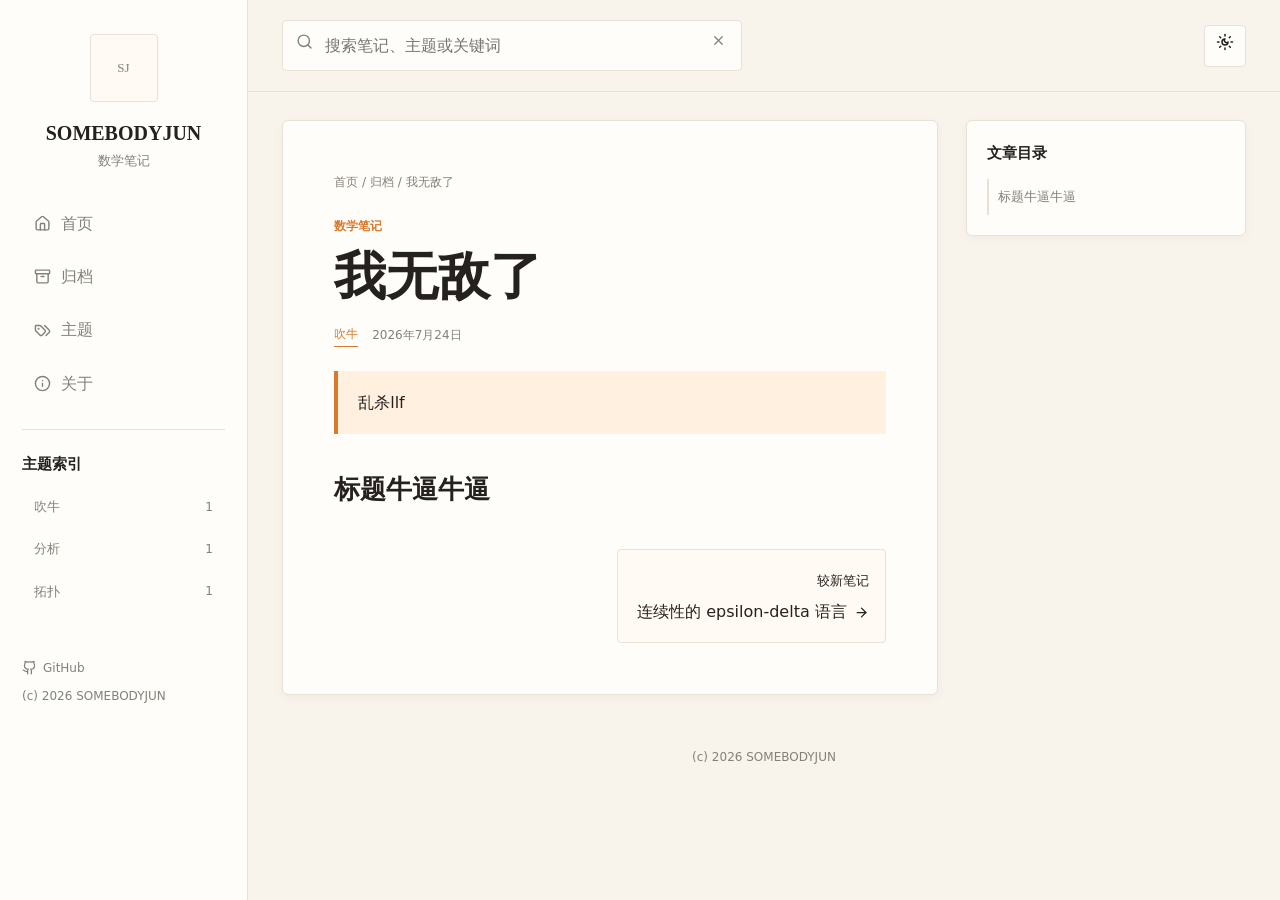
<file: notes/测试副本/index.html>
<!DOCTYPE html><html lang="zh-CN"> <head><meta charset="utf-8"><meta name="viewport" content="width=device-width, initial-scale=1"><meta name="description" content="乱杀llf"><meta name="theme-color" content="#f8f3eb" data-theme-color><title>我无敌了 | SOMEBODYJUN</title><link rel="stylesheet" href="/_astro/archive.Q9fQZPSA.css"></head> <body> <div class="site-shell"> <aside class="sidebar" data-sidebar> <a class="brand" href="/" aria-label="SOMEBODYJUN 首页"> <span class="avatar" aria-hidden="true">SJ</span> <strong>SOMEBODYJUN</strong> <span>数学笔记</span> </a> <nav class="nav-list" aria-label="主导航"> <a class="nav-link" href="/"> <span class="left"><svg xmlns="http://www.w3.org/2000/svg" stroke-width="2" width="17" height="17" stroke="currentColor" stroke-linecap="round" stroke-linejoin="round" fill="none" viewBox="0 0 24 24" aria-hidden="true" class="lucide lucide-house">  <path d="M15 21v-8a1 1 0 0 0-1-1h-4a1 1 0 0 0-1 1v8"></path> <path d="M3 10a2 2 0 0 1 .709-1.528l7-5.999a2 2 0 0 1 2.582 0l7 5.999A2 2 0 0 1 21 10v9a2 2 0 0 1-2 2H5a2 2 0 0 1-2-2z"></path>  </svg><span>首页</span></span> </a> <a class="nav-link" href="/archive/"> <span class="left"><svg xmlns="http://www.w3.org/2000/svg" stroke-width="2" width="17" height="17" stroke="currentColor" stroke-linecap="round" stroke-linejoin="round" fill="none" viewBox="0 0 24 24" aria-hidden="true" class="lucide lucide-archive">  <rect width="20" height="5" x="2" y="3" rx="1"></rect> <path d="M4 8v11a2 2 0 0 0 2 2h12a2 2 0 0 0 2-2V8"></path> <path d="M10 12h4"></path>  </svg><span>归档</span></span> </a> <a class="nav-link" href="/#tags"> <span class="left"><svg xmlns="http://www.w3.org/2000/svg" stroke-width="2" width="17" height="17" stroke="currentColor" stroke-linecap="round" stroke-linejoin="round" fill="none" viewBox="0 0 24 24" aria-hidden="true" class="lucide lucide-tags">  <path d="m15 5 6.3 6.3a2.4 2.4 0 0 1 0 3.4L17 19"></path> <path d="M9.586 5.586A2 2 0 0 0 8.172 5H3a1 1 0 0 0-1 1v5.172a2 2 0 0 0 .586 1.414L8.29 18.29a2.426 2.426 0 0 0 3.42 0l3.58-3.58a2.426 2.426 0 0 0 0-3.42z"></path> <circle cx="6.5" cy="9.5" r=".5" fill="currentColor"></circle>  </svg><span>主题</span></span> </a> <a class="nav-link" href="/#about"> <span class="left"><svg xmlns="http://www.w3.org/2000/svg" stroke-width="2" width="17" height="17" stroke="currentColor" stroke-linecap="round" stroke-linejoin="round" fill="none" viewBox="0 0 24 24" aria-hidden="true" class="lucide lucide-info">  <circle cx="12" cy="12" r="10"></circle> <path d="M12 16v-4"></path> <path d="M12 8h.01"></path>  </svg><span>关于</span></span> </a> </nav> <section class="sidebar-section" aria-labelledby="topic-navigation"> <h2 id="topic-navigation">主题索引</h2> <div class="category-list"> <a class="category-link" href="/archive/?tag=%E5%90%B9%E7%89%9B"> <span>吹牛</span><span>1</span> </a><a class="category-link" href="/archive/?tag=%E5%88%86%E6%9E%90"> <span>分析</span><span>1</span> </a><a class="category-link" href="/archive/?tag=%E6%8B%93%E6%89%91"> <span>拓扑</span><span>1</span> </a> </div> </section> <div class="sidebar-footer"> <a href="https://github.com/SOMEBODYJUN" target="_blank" rel="noreferrer"> <svg xmlns="http://www.w3.org/2000/svg" stroke-width="2" width="15" height="15" stroke="currentColor" stroke-linecap="round" stroke-linejoin="round" fill="none" viewBox="0 0 24 24" aria-hidden="true" class="lucide lucide-github">  <path d="M15 22v-4a4.8 4.8 0 0 0-1-3.5c3 0 6-2 6-5.5.08-1.25-.27-2.48-1-3.5.28-1.15.28-2.35 0-3.5 0 0-1 0-3 1.5-2.64-.5-5.36-.5-8 0C6 2 5 2 5 2c-.3 1.15-.3 2.35 0 3.5A5.403 5.403 0 0 0 4 9c0 3.5 3 5.5 6 5.5-.39.49-.68 1.05-.85 1.65-.17.6-.22 1.23-.15 1.85v4"></path> <path d="M9 18c-4.51 2-5-2-7-2"></path>  </svg> GitHub
</a> <div>(c) 2026 SOMEBODYJUN</div> </div> </aside> <button class="sidebar-backdrop" data-menu-backdrop type="button" aria-label="关闭菜单" tabindex="-1"></button> <main class="main-area"> <header class="topbar"> <button class="icon-button mobile-menu" data-menu-toggle type="button" aria-label="打开菜单" aria-expanded="false" title="打开菜单"> <svg xmlns="http://www.w3.org/2000/svg" stroke-width="2" width="19" height="19" stroke="currentColor" stroke-linecap="round" stroke-linejoin="round" fill="none" viewBox="0 0 24 24" aria-hidden="true" class="lucide lucide-menu">  <line x1="4" x2="20" y1="12" y2="12"></line> <line x1="4" x2="20" y1="6" y2="6"></line> <line x1="4" x2="20" y1="18" y2="18"></line>  </svg> </button> <form class="search-box" data-search-form role="search"> <svg xmlns="http://www.w3.org/2000/svg" stroke-width="2" width="17" height="17" stroke="currentColor" stroke-linecap="round" stroke-linejoin="round" fill="none" viewBox="0 0 24 24" aria-hidden="true" class="lucide lucide-search">  <circle cx="11" cy="11" r="8"></circle> <path d="m21 21-4.3-4.3"></path>  </svg> <input name="q" type="search" placeholder="搜索笔记、主题或关键词" aria-label="搜索笔记"> <button data-clear-search type="button" aria-label="清除搜索" title="清除搜索"><svg xmlns="http://www.w3.org/2000/svg" stroke-width="2" width="15" height="15" stroke="currentColor" stroke-linecap="round" stroke-linejoin="round" fill="none" viewBox="0 0 24 24" aria-hidden="true" class="lucide lucide-x">  <path d="M18 6 6 18"></path> <path d="m6 6 12 12"></path>  </svg></button> </form> <button class="icon-button" data-theme-toggle type="button" aria-label="切换明暗主题" title="切换明暗主题" aria-pressed="false"> <svg xmlns="http://www.w3.org/2000/svg" stroke-width="2" width="18" height="18" stroke="currentColor" stroke-linecap="round" stroke-linejoin="round" fill="none" viewBox="0 0 24 24" aria-hidden="true" class="lucide lucide-sun-moon">  <path d="M12 8a2.83 2.83 0 0 0 4 4 4 4 0 1 1-4-4"></path> <path d="M12 2v2"></path> <path d="M12 20v2"></path> <path d="m4.9 4.9 1.4 1.4"></path> <path d="m17.7 17.7 1.4 1.4"></path> <path d="M2 12h2"></path> <path d="M20 12h2"></path> <path d="m6.3 17.7-1.4 1.4"></path> <path d="m19.1 4.9-1.4 1.4"></path>  </svg> </button> </header>  <div class="progress-bar" data-reading-progress></div> <div class="article-layout"> <article class="article-paper card"> <nav class="breadcrumb" aria-label="路径导航"><a href="/">首页</a> / <a href="/archive/">归档</a> / <span>我无敌了</span></nav> <header class="article-header"> <span class="eyebrow">数学笔记</span> <h1>我无敌了</h1> <div class="meta"> <a class="tag" href="/archive/?tag=%E5%90%B9%E7%89%9B">吹牛</a> <span>2026年7月24日</span> </div> </header> <p class="article-intro">乱杀llf</p> <div class="article-content"><h1 id="标题牛逼牛逼">标题牛逼牛逼</h1></div> <nav class="article-nav" aria-label="Adjacent notes"> <span></span> <a href="/notes/continuity-epsilon-delta/"><small>较新笔记</small><span>连续性的 epsilon-delta 语言<svg xmlns="http://www.w3.org/2000/svg" stroke-width="2" width="15" height="15" stroke="currentColor" stroke-linecap="round" stroke-linejoin="round" fill="none" viewBox="0 0 24 24" aria-hidden="true" class="lucide lucide-arrow-right">  <path d="M5 12h14"></path> <path d="m12 5 7 7-7 7"></path>  </svg></span></a> </nav> </article> <aside class="article-aside"> <section class="toc card"> <h2>文章目录</h2> <nav><a href="#标题牛逼牛逼">标题牛逼牛逼</a></nav> </section> </aside> </div> <script>
    const progressBar = document.querySelector("[data-reading-progress]");
    const updateProgress = () => {
      const max = document.documentElement.scrollHeight - window.innerHeight;
      if (progressBar) progressBar.style.width = `${max > 0 ? (window.scrollY / max) * 100 : 0}%`;
    };
    window.addEventListener("scroll", updateProgress, { passive: true });
    updateProgress();
  </script>  <footer class="site-footer">(c) 2026 SOMEBODYJUN</footer> </main> </div> <script>
      const themeToggle = document.querySelector("[data-theme-toggle]");
      const themeColor = document.querySelector("[data-theme-color]");
      const applyTheme = (theme) => {
        document.documentElement.dataset.theme = theme;
        themeToggle?.setAttribute("aria-pressed", String(theme === "dark"));
        themeColor?.setAttribute("content", theme === "dark" ? "#171513" : "#f8f3eb");
      };
      applyTheme(localStorage.getItem("site-theme") === "dark" ? "dark" : "light");
      themeToggle?.addEventListener("click", () => {
        const nextTheme = document.documentElement.dataset.theme === "dark" ? "light" : "dark";
        applyTheme(nextTheme);
        localStorage.setItem("site-theme", nextTheme);
      });
      const menuToggle = document.querySelector("[data-menu-toggle]");
      const sidebar = document.querySelector("[data-sidebar]");
      const menuBackdrop = document.querySelector("[data-menu-backdrop]");
      const setMenuOpen = (isOpen) => {
        sidebar?.classList.toggle("open", isOpen);
        document.documentElement.classList.toggle("menu-open", isOpen);
        document.body.classList.toggle("menu-open", isOpen);
        menuToggle?.setAttribute("aria-expanded", String(isOpen));
        menuToggle?.setAttribute("aria-label", isOpen ? "关闭菜单" : "打开菜单");
        menuToggle?.setAttribute("title", isOpen ? "关闭菜单" : "打开菜单");
      };
      menuToggle?.addEventListener("click", () => {
        setMenuOpen(!sidebar?.classList.contains("open"));
      });
      menuBackdrop?.addEventListener("click", () => setMenuOpen(false));
      document.addEventListener("keydown", (event) => {
        if (event.key === "Escape") setMenuOpen(false);
      });
      window.matchMedia("(min-width: 961px)").addEventListener("change", (event) => {
        if (event.matches) setMenuOpen(false);
      });
      document.querySelectorAll("[data-sidebar] a[href]").forEach((link) => link.addEventListener("click", () => {
        setMenuOpen(false);
      }));
      document.querySelector("[data-search-form]")?.addEventListener("submit", (event) => {
        event.preventDefault();
        const form = event.currentTarget;
        const query = new FormData(form).get("q")?.toString().trim();
        window.location.assign(query ? `/archive/?q=${encodeURIComponent(query)}` : "/archive/");
      });
      document.querySelector("[data-clear-search]")?.addEventListener("click", () => {
        const input = document.querySelector("[data-search-form] input");
        if (input) input.value = "";
        input?.focus();
      });
    </script> </body> </html>
</file>
<file: _astro/archive.Q9fQZPSA.css>
@font-face{font-display:block;font-family:KaTeX_AMS;font-style:normal;font-weight:400;src:url(/_astro/KaTeX_AMS-Regular.BQhdFMY1.woff2) format("woff2"),url(/_astro/KaTeX_AMS-Regular.DMm9YOAa.woff) format("woff"),url(/_astro/KaTeX_AMS-Regular.DRggAlZN.ttf) format("truetype")}@font-face{font-display:block;font-family:KaTeX_Caligraphic;font-style:normal;font-weight:700;src:url(/_astro/KaTeX_Caligraphic-Bold.Dq_IR9rO.woff2) format("woff2"),url(/_astro/KaTeX_Caligraphic-Bold.BEiXGLvX.woff) format("woff"),url(/_astro/KaTeX_Caligraphic-Bold.ATXxdsX0.ttf) format("truetype")}@font-face{font-display:block;font-family:KaTeX_Caligraphic;font-style:normal;font-weight:400;src:url(/_astro/KaTeX_Caligraphic-Regular.Di6jR-x-.woff2) format("woff2"),url(/_astro/KaTeX_Caligraphic-Regular.CTRA-rTL.woff) format("woff"),url(/_astro/KaTeX_Caligraphic-Regular.wX97UBjC.ttf) format("truetype")}@font-face{font-display:block;font-family:KaTeX_Fraktur;font-style:normal;font-weight:700;src:url(/_astro/KaTeX_Fraktur-Bold.CL6g_b3V.woff2) format("woff2"),url(/_astro/KaTeX_Fraktur-Bold.BsDP51OF.woff) format("woff"),url(/_astro/KaTeX_Fraktur-Bold.BdnERNNW.ttf) format("truetype")}@font-face{font-display:block;font-family:KaTeX_Fraktur;font-style:normal;font-weight:400;src:url(/_astro/KaTeX_Fraktur-Regular.CTYiF6lA.woff2) format("woff2"),url(/_astro/KaTeX_Fraktur-Regular.Dxdc4cR9.woff) format("woff"),url(/_astro/KaTeX_Fraktur-Regular.CB_wures.ttf) format("truetype")}@font-face{font-display:block;font-family:KaTeX_Main;font-style:normal;font-weight:700;src:url(/_astro/KaTeX_Main-Bold.Cx986IdX.woff2) format("woff2"),url(/_astro/KaTeX_Main-Bold.Jm3AIy58.woff) format("woff"),url(/_astro/KaTeX_Main-Bold.waoOVXN0.ttf) format("truetype")}@font-face{font-display:block;font-family:KaTeX_Main;font-style:italic;font-weight:700;src:url(/_astro/KaTeX_Main-BoldItalic.DxDJ3AOS.woff2) format("woff2"),url(/_astro/KaTeX_Main-BoldItalic.SpSLRI95.woff) format("woff"),url(/_astro/KaTeX_Main-BoldItalic.DzxPMmG6.ttf) format("truetype")}@font-face{font-display:block;font-family:KaTeX_Main;font-style:italic;font-weight:400;src:url(/_astro/KaTeX_Main-Italic.NWA7e6Wa.woff2) format("woff2"),url(/_astro/KaTeX_Main-Italic.BMLOBm91.woff) format("woff"),url(/_astro/KaTeX_Main-Italic.3WenGoN9.ttf) format("truetype")}@font-face{font-display:block;font-family:KaTeX_Main;font-style:normal;font-weight:400;src:url(/_astro/KaTeX_Main-Regular.B22Nviop.woff2) format("woff2"),url(/_astro/KaTeX_Main-Regular.Dr94JaBh.woff) format("woff"),url(/_astro/KaTeX_Main-Regular.ypZvNtVU.ttf) format("truetype")}@font-face{font-display:block;font-family:KaTeX_Math;font-style:italic;font-weight:700;src:url(/_astro/KaTeX_Math-BoldItalic.CZnvNsCZ.woff2) format("woff2"),url(/_astro/KaTeX_Math-BoldItalic.iY-2wyZ7.woff) format("woff"),url(/_astro/KaTeX_Math-BoldItalic.B3XSjfu4.ttf) format("truetype")}@font-face{font-display:block;font-family:KaTeX_Math;font-style:italic;font-weight:400;src:url(/_astro/KaTeX_Math-Italic.t53AETM-.woff2) format("woff2"),url(/_astro/KaTeX_Math-Italic.DA0__PXp.woff) format("woff"),url(/_astro/KaTeX_Math-Italic.flOr_0UB.ttf) format("truetype")}@font-face{font-display:block;font-family:KaTeX_SansSerif;font-style:normal;font-weight:700;src:url(/_astro/KaTeX_SansSerif-Bold.D1sUS0GD.woff2) format("woff2"),url(/_astro/KaTeX_SansSerif-Bold.DbIhKOiC.woff) format("woff"),url(/_astro/KaTeX_SansSerif-Bold.CFMepnvq.ttf) format("truetype")}@font-face{font-display:block;font-family:KaTeX_SansSerif;font-style:italic;font-weight:400;src:url(/_astro/KaTeX_SansSerif-Italic.C3H0VqGB.woff2) format("woff2"),url(/_astro/KaTeX_SansSerif-Italic.DN2j7dab.woff) format("woff"),url(/_astro/KaTeX_SansSerif-Italic.YYjJ1zSn.ttf) format("truetype")}@font-face{font-display:block;font-family:KaTeX_SansSerif;font-style:normal;font-weight:400;src:url(/_astro/KaTeX_SansSerif-Regular.DDBCnlJ7.woff2) format("woff2"),url(/_astro/KaTeX_SansSerif-Regular.CS6fqUqJ.woff) format("woff"),url(/_astro/KaTeX_SansSerif-Regular.BNo7hRIc.ttf) format("truetype")}@font-face{font-display:block;font-family:KaTeX_Script;font-style:normal;font-weight:400;src:url(/_astro/KaTeX_Script-Regular.D3wIWfF6.woff2) format("woff2"),url(/_astro/KaTeX_Script-Regular.D5yQViql.woff) format("woff"),url(/_astro/KaTeX_Script-Regular.C5JkGWo-.ttf) format("truetype")}@font-face{font-display:block;font-family:KaTeX_Size1;font-style:normal;font-weight:400;src:url(/_astro/KaTeX_Size1-Regular.mCD8mA8B.woff2) format("woff2"),url(/_astro/KaTeX_Size1-Regular.C195tn64.woff) format("woff"),url(/_astro/KaTeX_Size1-Regular.Dbsnue_I.ttf) format("truetype")}@font-face{font-display:block;font-family:KaTeX_Size2;font-style:normal;font-weight:400;src:url(/_astro/KaTeX_Size2-Regular.Dy4dx90m.woff2) format("woff2"),url(/_astro/KaTeX_Size2-Regular.oD1tc_U0.woff) format("woff"),url(/_astro/KaTeX_Size2-Regular.B7gKUWhC.ttf) format("truetype")}@font-face{font-display:block;font-family:KaTeX_Size3;font-style:normal;font-weight:400;src:url([data-uri]) format("woff2"),url(/_astro/KaTeX_Size3-Regular.CTq5MqoE.woff) format("woff"),url(/_astro/KaTeX_Size3-Regular.DgpXs0kz.ttf) format("truetype")}@font-face{font-display:block;font-family:KaTeX_Size4;font-style:normal;font-weight:400;src:url(/_astro/KaTeX_Size4-Regular.Dl5lxZxV.woff2) format("woff2"),url(/_astro/KaTeX_Size4-Regular.BF-4gkZK.woff) format("woff"),url(/_astro/KaTeX_Size4-Regular.DWFBv043.ttf) format("truetype")}@font-face{font-display:block;font-family:KaTeX_Typewriter;font-style:normal;font-weight:400;src:url(/_astro/KaTeX_Typewriter-Regular.CO6r4hn1.woff2) format("woff2"),url(/_astro/KaTeX_Typewriter-Regular.C0xS9mPB.woff) format("woff"),url(/_astro/KaTeX_Typewriter-Regular.D3Ib7_Hf.ttf) format("truetype")}.katex{font: 1.21em KaTeX_Main,Times New Roman,serif;line-height:1.2;position:relative;text-indent:0;text-rendering:auto}.katex *{-ms-high-contrast-adjust:none!important;border-color:currentColor}.katex .katex-version:after{content:"0.16.47"}.katex .katex-mathml{border:0;-webkit-clip-path:inset(50%);clip-path:inset(50%);height:1px;overflow:hidden;padding:0;position:absolute;width:1px}.katex .katex-html>.newline{display:block}.katex .base{position:relative;white-space:nowrap;width:-webkit-min-content;width:-moz-min-content;width:min-content}.katex .base,.katex .strut{display:inline-block}.katex .textbf{font-weight:700}.katex .textit{font-style:italic}.katex .textrm{font-family:KaTeX_Main}.katex .textsf{font-family:KaTeX_SansSerif}.katex .texttt{font-family:KaTeX_Typewriter}.katex .mathnormal{font-family:KaTeX_Math;font-style:italic}.katex .mathit{font-family:KaTeX_Main;font-style:italic}.katex .mathrm{font-style:normal}.katex .mathbf{font-family:KaTeX_Main;font-weight:700}.katex .boldsymbol{font-family:KaTeX_Math;font-style:italic;font-weight:700}.katex .amsrm,.katex .mathbb,.katex .textbb{font-family:KaTeX_AMS}.katex .mathcal{font-family:KaTeX_Caligraphic}.katex .mathfrak,.katex .textfrak{font-family:KaTeX_Fraktur}.katex .mathboldfrak,.katex .textboldfrak{font-family:KaTeX_Fraktur;font-weight:700}.katex .mathtt{font-family:KaTeX_Typewriter}.katex .mathscr,.katex .textscr{font-family:KaTeX_Script}.katex .mathsf,.katex .textsf{font-family:KaTeX_SansSerif}.katex .mathboldsf,.katex .textboldsf{font-family:KaTeX_SansSerif;font-weight:700}.katex .mathitsf,.katex .mathsfit,.katex .textitsf{font-family:KaTeX_SansSerif;font-style:italic}.katex .mainrm{font-family:KaTeX_Main;font-style:normal}.katex .vlist-t{border-collapse:collapse;display:inline-table;table-layout:fixed}.katex .vlist-r{display:table-row}.katex .vlist{display:table-cell;position:relative;vertical-align:bottom}.katex .vlist>span{display:block;height:0;position:relative}.katex .vlist>span>span{display:inline-block}.katex .vlist>span>.pstrut{overflow:hidden;width:0}.katex .vlist-t2{margin-right:-2px}.katex .vlist-s{display:table-cell;font-size:1px;min-width:2px;vertical-align:bottom;width:2px}.katex .vbox{align-items:baseline;display:inline-flex;flex-direction:column}.katex .hbox{width:100%}.katex .hbox,.katex .thinbox{display:inline-flex;flex-direction:row}.katex .thinbox{max-width:0;width:0}.katex .msupsub{text-align:left}.katex .mfrac>span>span{text-align:center}.katex .mfrac .frac-line{border-bottom-style:solid;display:inline-block;width:100%}.katex .hdashline,.katex .hline,.katex .mfrac .frac-line,.katex .overline .overline-line,.katex .rule,.katex .underline .underline-line{min-height:1px}.katex .mspace{display:inline-block}.katex .smash{display:inline;line-height:0}.katex .clap,.katex .llap,.katex .rlap{position:relative;width:0}.katex .clap>.inner,.katex .llap>.inner,.katex .rlap>.inner{position:absolute}.katex .clap>.fix,.katex .llap>.fix,.katex .rlap>.fix{display:inline-block}.katex .llap>.inner{right:0}.katex .clap>.inner,.katex .rlap>.inner{left:0}.katex .clap>.inner>span{margin-left:-50%;margin-right:50%}.katex .rule{border:0 solid;display:inline-block;position:relative}.katex .hline,.katex .overline .overline-line,.katex .underline .underline-line{border-bottom-style:solid;display:inline-block;width:100%}.katex .hdashline{border-bottom-style:dashed;display:inline-block;width:100%}.katex .sqrt>.root{margin-left:.2777777778em;margin-right:-.5555555556em}.katex .fontsize-ensurer.reset-size1.size1,.katex .sizing.reset-size1.size1{font-size:1em}.katex .fontsize-ensurer.reset-size1.size2,.katex .sizing.reset-size1.size2{font-size:1.2em}.katex .fontsize-ensurer.reset-size1.size3,.katex .sizing.reset-size1.size3{font-size:1.4em}.katex .fontsize-ensurer.reset-size1.size4,.katex .sizing.reset-size1.size4{font-size:1.6em}.katex .fontsize-ensurer.reset-size1.size5,.katex .sizing.reset-size1.size5{font-size:1.8em}.katex .fontsize-ensurer.reset-size1.size6,.katex .sizing.reset-size1.size6{font-size:2em}.katex .fontsize-ensurer.reset-size1.size7,.katex .sizing.reset-size1.size7{font-size:2.4em}.katex .fontsize-ensurer.reset-size1.size8,.katex .sizing.reset-size1.size8{font-size:2.88em}.katex .fontsize-ensurer.reset-size1.size9,.katex .sizing.reset-size1.size9{font-size:3.456em}.katex .fontsize-ensurer.reset-size1.size10,.katex .sizing.reset-size1.size10{font-size:4.148em}.katex .fontsize-ensurer.reset-size1.size11,.katex .sizing.reset-size1.size11{font-size:4.976em}.katex .fontsize-ensurer.reset-size2.size1,.katex .sizing.reset-size2.size1{font-size:.8333333333em}.katex .fontsize-ensurer.reset-size2.size2,.katex .sizing.reset-size2.size2{font-size:1em}.katex .fontsize-ensurer.reset-size2.size3,.katex .sizing.reset-size2.size3{font-size:1.1666666667em}.katex .fontsize-ensurer.reset-size2.size4,.katex .sizing.reset-size2.size4{font-size:1.3333333333em}.katex .fontsize-ensurer.reset-size2.size5,.katex .sizing.reset-size2.size5{font-size:1.5em}.katex .fontsize-ensurer.reset-size2.size6,.katex .sizing.reset-size2.size6{font-size:1.6666666667em}.katex .fontsize-ensurer.reset-size2.size7,.katex .sizing.reset-size2.size7{font-size:2em}.katex .fontsize-ensurer.reset-size2.size8,.katex .sizing.reset-size2.size8{font-size:2.4em}.katex .fontsize-ensurer.reset-size2.size9,.katex .sizing.reset-size2.size9{font-size:2.88em}.katex .fontsize-ensurer.reset-size2.size10,.katex .sizing.reset-size2.size10{font-size:3.4566666667em}.katex .fontsize-ensurer.reset-size2.size11,.katex .sizing.reset-size2.size11{font-size:4.1466666667em}.katex .fontsize-ensurer.reset-size3.size1,.katex .sizing.reset-size3.size1{font-size:.7142857143em}.katex .fontsize-ensurer.reset-size3.size2,.katex .sizing.reset-size3.size2{font-size:.8571428571em}.katex .fontsize-ensurer.reset-size3.size3,.katex .sizing.reset-size3.size3{font-size:1em}.katex .fontsize-ensurer.reset-size3.size4,.katex .sizing.reset-size3.size4{font-size:1.1428571429em}.katex .fontsize-ensurer.reset-size3.size5,.katex .sizing.reset-size3.size5{font-size:1.2857142857em}.katex .fontsize-ensurer.reset-size3.size6,.katex .sizing.reset-size3.size6{font-size:1.4285714286em}.katex .fontsize-ensurer.reset-size3.size7,.katex .sizing.reset-size3.size7{font-size:1.7142857143em}.katex .fontsize-ensurer.reset-size3.size8,.katex .sizing.reset-size3.size8{font-size:2.0571428571em}.katex .fontsize-ensurer.reset-size3.size9,.katex .sizing.reset-size3.size9{font-size:2.4685714286em}.katex .fontsize-ensurer.reset-size3.size10,.katex .sizing.reset-size3.size10{font-size:2.9628571429em}.katex .fontsize-ensurer.reset-size3.size11,.katex .sizing.reset-size3.size11{font-size:3.5542857143em}.katex .fontsize-ensurer.reset-size4.size1,.katex .sizing.reset-size4.size1{font-size:.625em}.katex .fontsize-ensurer.reset-size4.size2,.katex .sizing.reset-size4.size2{font-size:.75em}.katex .fontsize-ensurer.reset-size4.size3,.katex .sizing.reset-size4.size3{font-size:.875em}.katex .fontsize-ensurer.reset-size4.size4,.katex .sizing.reset-size4.size4{font-size:1em}.katex .fontsize-ensurer.reset-size4.size5,.katex .sizing.reset-size4.size5{font-size:1.125em}.katex .fontsize-ensurer.reset-size4.size6,.katex .sizing.reset-size4.size6{font-size:1.25em}.katex .fontsize-ensurer.reset-size4.size7,.katex .sizing.reset-size4.size7{font-size:1.5em}.katex .fontsize-ensurer.reset-size4.size8,.katex .sizing.reset-size4.size8{font-size:1.8em}.katex .fontsize-ensurer.reset-size4.size9,.katex .sizing.reset-size4.size9{font-size:2.16em}.katex .fontsize-ensurer.reset-size4.size10,.katex .sizing.reset-size4.size10{font-size:2.5925em}.katex .fontsize-ensurer.reset-size4.size11,.katex .sizing.reset-size4.size11{font-size:3.11em}.katex .fontsize-ensurer.reset-size5.size1,.katex .sizing.reset-size5.size1{font-size:.5555555556em}.katex .fontsize-ensurer.reset-size5.size2,.katex .sizing.reset-size5.size2{font-size:.6666666667em}.katex .fontsize-ensurer.reset-size5.size3,.katex .sizing.reset-size5.size3{font-size:.7777777778em}.katex .fontsize-ensurer.reset-size5.size4,.katex .sizing.reset-size5.size4{font-size:.8888888889em}.katex .fontsize-ensurer.reset-size5.size5,.katex .sizing.reset-size5.size5{font-size:1em}.katex .fontsize-ensurer.reset-size5.size6,.katex .sizing.reset-size5.size6{font-size:1.1111111111em}.katex .fontsize-ensurer.reset-size5.size7,.katex .sizing.reset-size5.size7{font-size:1.3333333333em}.katex .fontsize-ensurer.reset-size5.size8,.katex .sizing.reset-size5.size8{font-size:1.6em}.katex .fontsize-ensurer.reset-size5.size9,.katex .sizing.reset-size5.size9{font-size:1.92em}.katex .fontsize-ensurer.reset-size5.size10,.katex .sizing.reset-size5.size10{font-size:2.3044444444em}.katex .fontsize-ensurer.reset-size5.size11,.katex .sizing.reset-size5.size11{font-size:2.7644444444em}.katex .fontsize-ensurer.reset-size6.size1,.katex .sizing.reset-size6.size1{font-size:.5em}.katex .fontsize-ensurer.reset-size6.size2,.katex .sizing.reset-size6.size2{font-size:.6em}.katex .fontsize-ensurer.reset-size6.size3,.katex .sizing.reset-size6.size3{font-size:.7em}.katex .fontsize-ensurer.reset-size6.size4,.katex .sizing.reset-size6.size4{font-size:.8em}.katex .fontsize-ensurer.reset-size6.size5,.katex .sizing.reset-size6.size5{font-size:.9em}.katex .fontsize-ensurer.reset-size6.size6,.katex .sizing.reset-size6.size6{font-size:1em}.katex .fontsize-ensurer.reset-size6.size7,.katex .sizing.reset-size6.size7{font-size:1.2em}.katex .fontsize-ensurer.reset-size6.size8,.katex .sizing.reset-size6.size8{font-size:1.44em}.katex .fontsize-ensurer.reset-size6.size9,.katex .sizing.reset-size6.size9{font-size:1.728em}.katex .fontsize-ensurer.reset-size6.size10,.katex .sizing.reset-size6.size10{font-size:2.074em}.katex .fontsize-ensurer.reset-size6.size11,.katex .sizing.reset-size6.size11{font-size:2.488em}.katex .fontsize-ensurer.reset-size7.size1,.katex .sizing.reset-size7.size1{font-size:.4166666667em}.katex .fontsize-ensurer.reset-size7.size2,.katex .sizing.reset-size7.size2{font-size:.5em}.katex .fontsize-ensurer.reset-size7.size3,.katex .sizing.reset-size7.size3{font-size:.5833333333em}.katex .fontsize-ensurer.reset-size7.size4,.katex .sizing.reset-size7.size4{font-size:.6666666667em}.katex .fontsize-ensurer.reset-size7.size5,.katex .sizing.reset-size7.size5{font-size:.75em}.katex .fontsize-ensurer.reset-size7.size6,.katex .sizing.reset-size7.size6{font-size:.8333333333em}.katex .fontsize-ensurer.reset-size7.size7,.katex .sizing.reset-size7.size7{font-size:1em}.katex .fontsize-ensurer.reset-size7.size8,.katex .sizing.reset-size7.size8{font-size:1.2em}.katex .fontsize-ensurer.reset-size7.size9,.katex .sizing.reset-size7.size9{font-size:1.44em}.katex .fontsize-ensurer.reset-size7.size10,.katex .sizing.reset-size7.size10{font-size:1.7283333333em}.katex .fontsize-ensurer.reset-size7.size11,.katex .sizing.reset-size7.size11{font-size:2.0733333333em}.katex .fontsize-ensurer.reset-size8.size1,.katex .sizing.reset-size8.size1{font-size:.3472222222em}.katex .fontsize-ensurer.reset-size8.size2,.katex .sizing.reset-size8.size2{font-size:.4166666667em}.katex .fontsize-ensurer.reset-size8.size3,.katex .sizing.reset-size8.size3{font-size:.4861111111em}.katex .fontsize-ensurer.reset-size8.size4,.katex .sizing.reset-size8.size4{font-size:.5555555556em}.katex .fontsize-ensurer.reset-size8.size5,.katex .sizing.reset-size8.size5{font-size:.625em}.katex .fontsize-ensurer.reset-size8.size6,.katex .sizing.reset-size8.size6{font-size:.6944444444em}.katex .fontsize-ensurer.reset-size8.size7,.katex .sizing.reset-size8.size7{font-size:.8333333333em}.katex .fontsize-ensurer.reset-size8.size8,.katex .sizing.reset-size8.size8{font-size:1em}.katex .fontsize-ensurer.reset-size8.size9,.katex .sizing.reset-size8.size9{font-size:1.2em}.katex .fontsize-ensurer.reset-size8.size10,.katex .sizing.reset-size8.size10{font-size:1.4402777778em}.katex .fontsize-ensurer.reset-size8.size11,.katex .sizing.reset-size8.size11{font-size:1.7277777778em}.katex .fontsize-ensurer.reset-size9.size1,.katex .sizing.reset-size9.size1{font-size:.2893518519em}.katex .fontsize-ensurer.reset-size9.size2,.katex .sizing.reset-size9.size2{font-size:.3472222222em}.katex .fontsize-ensurer.reset-size9.size3,.katex .sizing.reset-size9.size3{font-size:.4050925926em}.katex .fontsize-ensurer.reset-size9.size4,.katex .sizing.reset-size9.size4{font-size:.462962963em}.katex .fontsize-ensurer.reset-size9.size5,.katex .sizing.reset-size9.size5{font-size:.5208333333em}.katex .fontsize-ensurer.reset-size9.size6,.katex .sizing.reset-size9.size6{font-size:.5787037037em}.katex .fontsize-ensurer.reset-size9.size7,.katex .sizing.reset-size9.size7{font-size:.6944444444em}.katex .fontsize-ensurer.reset-size9.size8,.katex .sizing.reset-size9.size8{font-size:.8333333333em}.katex .fontsize-ensurer.reset-size9.size9,.katex .sizing.reset-size9.size9{font-size:1em}.katex .fontsize-ensurer.reset-size9.size10,.katex .sizing.reset-size9.size10{font-size:1.2002314815em}.katex .fontsize-ensurer.reset-size9.size11,.katex .sizing.reset-size9.size11{font-size:1.4398148148em}.katex .fontsize-ensurer.reset-size10.size1,.katex .sizing.reset-size10.size1{font-size:.2410800386em}.katex .fontsize-ensurer.reset-size10.size2,.katex .sizing.reset-size10.size2{font-size:.2892960463em}.katex .fontsize-ensurer.reset-size10.size3,.katex .sizing.reset-size10.size3{font-size:.337512054em}.katex .fontsize-ensurer.reset-size10.size4,.katex .sizing.reset-size10.size4{font-size:.3857280617em}.katex .fontsize-ensurer.reset-size10.size5,.katex .sizing.reset-size10.size5{font-size:.4339440694em}.katex .fontsize-ensurer.reset-size10.size6,.katex .sizing.reset-size10.size6{font-size:.4821600771em}.katex .fontsize-ensurer.reset-size10.size7,.katex .sizing.reset-size10.size7{font-size:.5785920926em}.katex .fontsize-ensurer.reset-size10.size8,.katex .sizing.reset-size10.size8{font-size:.6943105111em}.katex .fontsize-ensurer.reset-size10.size9,.katex .sizing.reset-size10.size9{font-size:.8331726133em}.katex .fontsize-ensurer.reset-size10.size10,.katex .sizing.reset-size10.size10{font-size:1em}.katex .fontsize-ensurer.reset-size10.size11,.katex .sizing.reset-size10.size11{font-size:1.1996142719em}.katex .fontsize-ensurer.reset-size11.size1,.katex .sizing.reset-size11.size1{font-size:.2009646302em}.katex .fontsize-ensurer.reset-size11.size2,.katex .sizing.reset-size11.size2{font-size:.2411575563em}.katex .fontsize-ensurer.reset-size11.size3,.katex .sizing.reset-size11.size3{font-size:.2813504823em}.katex .fontsize-ensurer.reset-size11.size4,.katex .sizing.reset-size11.size4{font-size:.3215434084em}.katex .fontsize-ensurer.reset-size11.size5,.katex .sizing.reset-size11.size5{font-size:.3617363344em}.katex .fontsize-ensurer.reset-size11.size6,.katex .sizing.reset-size11.size6{font-size:.4019292605em}.katex .fontsize-ensurer.reset-size11.size7,.katex .sizing.reset-size11.size7{font-size:.4823151125em}.katex .fontsize-ensurer.reset-size11.size8,.katex .sizing.reset-size11.size8{font-size:.578778135em}.katex .fontsize-ensurer.reset-size11.size9,.katex .sizing.reset-size11.size9{font-size:.6945337621em}.katex .fontsize-ensurer.reset-size11.size10,.katex .sizing.reset-size11.size10{font-size:.8336012862em}.katex .fontsize-ensurer.reset-size11.size11,.katex .sizing.reset-size11.size11{font-size:1em}.katex .delimsizing.size1{font-family:KaTeX_Size1}.katex .delimsizing.size2{font-family:KaTeX_Size2}.katex .delimsizing.size3{font-family:KaTeX_Size3}.katex .delimsizing.size4{font-family:KaTeX_Size4}.katex .delimsizing.mult .delim-size1>span{font-family:KaTeX_Size1}.katex .delimsizing.mult .delim-size4>span{font-family:KaTeX_Size4}.katex .nulldelimiter{display:inline-block;width:.12em}.katex .delimcenter,.katex .op-symbol{position:relative}.katex .op-symbol.small-op{font-family:KaTeX_Size1}.katex .op-symbol.large-op{font-family:KaTeX_Size2}.katex .accent>.vlist-t,.katex .op-limits>.vlist-t{text-align:center}.katex .accent .accent-body{position:relative}.katex .accent .accent-body:not(.accent-full){width:0}.katex .overlay{display:block}.katex .mtable .vertical-separator{display:inline-block;min-width:1px}.katex .mtable .arraycolsep{display:inline-block}.katex .mtable .col-align-c>.vlist-t{text-align:center}.katex .mtable .col-align-l>.vlist-t{text-align:left}.katex .mtable .col-align-r>.vlist-t{text-align:right}.katex .svg-align{text-align:left}.katex svg{fill:currentColor;stroke:currentColor;display:block;height:inherit;position:absolute;width:100%}.katex svg path{stroke:none}.katex svg{fill-rule:nonzero;fill-opacity:1;stroke-width:1;stroke-linecap:butt;stroke-linejoin:miter;stroke-miterlimit:4;stroke-dasharray:none;stroke-dashoffset:0;stroke-opacity:1}.katex img{border-style:none;max-height:none;max-width:none;min-height:0;min-width:0}.katex .stretchy{display:block;overflow:hidden;position:relative;width:100%}.katex .stretchy:after,.katex .stretchy:before{content:""}.katex .hide-tail{overflow:hidden;position:relative;width:100%}.katex .halfarrow-left{left:0;overflow:hidden;position:absolute;width:50.2%}.katex .halfarrow-right{overflow:hidden;position:absolute;right:0;width:50.2%}.katex .brace-left{left:0;overflow:hidden;position:absolute;width:25.1%}.katex .brace-center{left:25%;overflow:hidden;position:absolute;width:50%}.katex .brace-right{overflow:hidden;position:absolute;right:0;width:25.1%}.katex .x-arrow-pad{padding:0 .5em}.katex .cd-arrow-pad{padding:0 .55556em 0 .27778em}.katex .mover,.katex .munder,.katex .x-arrow{text-align:center}.katex .boxpad{padding:0 .3em}.katex .fbox,.katex .fcolorbox{border:.04em solid;box-sizing:border-box}.katex .cancel-pad{padding:0 .2em}.katex .cancel-lap{margin-left:-.2em;margin-right:-.2em}.katex .sout{border-bottom-style:solid;border-bottom-width:.08em}.katex .angl{border-right:.049em solid;border-top:.049em solid;box-sizing:border-box;margin-right:.03889em}.katex .anglpad{padding:0 .03889em}.katex .eqn-num:before{content:"(" counter(katexEqnNo) ")";counter-increment:katexEqnNo}.katex .mml-eqn-num:before{content:"(" counter(mmlEqnNo) ")";counter-increment:mmlEqnNo}.katex .mtr-glue{width:50%}.katex .cd-vert-arrow{display:inline-block;position:relative}.katex .cd-label-left{display:inline-block;position:absolute;right:calc(50% + .3em);text-align:left}.katex .cd-label-right{display:inline-block;left:calc(50% + .3em);position:absolute;text-align:right}.katex-display{display:block;margin:1em 0;text-align:center}.katex-display>.katex{display:block;text-align:center;white-space:nowrap}.katex-display>.katex>.katex-html{display:block;position:relative}.katex-display>.katex>.katex-html>.tag{position:absolute;right:0}.katex-display.leqno>.katex>.katex-html>.tag{left:0;right:auto}.katex-display.fleqn>.katex{padding-left:2em;text-align:left}body{counter-reset:katexEqnNo mmlEqnNo}:root{--bg: #f8f3eb;--paper: #fffdf9;--paper-strong: #fffaf3;--ink: #24211f;--muted: #858079;--line: #e9e0d6;--accent: #d9792b;--accent-soft: #fff0df;--shadow: 0 3px 12px rgba(71, 48, 25, .035);--radius: 6px;--sidebar: 248px;--rightbar: 300px}[data-theme=dark]{--bg: #171513;--paper: #211e1b;--paper-strong: #28231f;--ink: #f2ede7;--muted: #aaa198;--line: #3b342e;--accent: #f29b4b;--accent-soft: #3a2a1c;--shadow: none}*{box-sizing:border-box}html{scroll-behavior:smooth}html.menu-open,body.menu-open{overflow:hidden}body{margin:0;color:var(--ink);background:var(--bg);font-family:Inter,Noto Sans SC,PingFang SC,Microsoft YaHei,system-ui,sans-serif;line-height:1.7}h1,h2,h3,.brand strong{font-family:Georgia,"Noto Serif SC",Songti SC,serif;font-weight:600}a{color:inherit;text-decoration:none}button,input{font:inherit}button{cursor:pointer}.progress-bar{position:fixed;left:0;top:0;width:0;height:3px;z-index:1000;background:var(--accent)}.site-shell{min-height:100vh;display:grid;grid-template-columns:var(--sidebar) minmax(0,1fr)}.sidebar{position:fixed;inset:0 auto 0 0;width:var(--sidebar);padding:34px 22px;border-right:1px solid var(--line);background:var(--paper);overflow-y:auto;z-index:20}.brand{display:flex;flex-direction:column;align-items:center;text-align:center;margin-bottom:28px}.avatar{width:68px;height:68px;display:grid;place-items:center;border-radius:4px;border:1px solid var(--line);background:var(--paper-strong);color:var(--accent);font-family:Georgia,serif;font-size:16px;margin-bottom:14px}.brand strong{font-size:20px;letter-spacing:0}.brand span{color:var(--muted);font-size:13px}.nav-list,.category-list{display:grid;gap:6px}.nav-link,.category-link{display:flex;align-items:center;justify-content:space-between;gap:10px;padding:10px 12px;border-radius:4px;color:var(--muted);transition:.2s ease}.nav-link:hover,.nav-link.active,.category-link:hover,.category-link.active{color:var(--accent);background:transparent;box-shadow:inset 2px 0 0 var(--accent)}.nav-link .left{display:flex;gap:10px;align-items:center}.sidebar-section{padding-top:22px;margin-top:22px;border-top:1px solid var(--line)}.sidebar-section h3{margin:0 0 10px;font-size:14px}.category-link{font-size:13px;padding-block:7px}.category-link span:last-child{font-size:12px}.sidebar-footer{padding-top:24px;color:var(--muted);font-size:12px}.sidebar-backdrop{display:none}.main-area{grid-column:2;min-width:0}.topbar{position:sticky;top:0;z-index:15;display:flex;justify-content:space-between;gap:18px;align-items:center;padding:20px 34px;border-bottom:1px solid var(--line);background:var(--bg)}.search-box{position:relative;width:min(460px,100%)}.search-box input{width:100%;border:1px solid var(--line);border-radius:4px;padding:11px 42px 11px 15px;background:var(--paper);color:var(--ink);outline:none}.search-box input:focus{border-color:color-mix(in srgb,var(--accent) 60%,var(--line))}.search-box button{position:absolute;right:8px;top:7px;width:32px;height:32px;border:0;background:transparent;color:var(--muted)}.icon-button{width:42px;height:42px;border:1px solid var(--line);border-radius:4px;background:var(--paper);color:var(--ink)}.content-grid{display:grid;grid-template-columns:minmax(0,1fr) var(--rightbar);gap:26px;padding:28px 34px 52px}.page-main{min-width:0}.section-title{display:flex;align-items:end;justify-content:space-between;gap:12px;margin:4px 0 14px}.section-title h2{margin:0;font-size:21px}.section-title p{margin:0;color:var(--muted);font-size:13px}.card{background:var(--paper);border:1px solid var(--line);border-radius:var(--radius);box-shadow:var(--shadow)}.featured{display:block;padding:26px 28px;margin-bottom:34px;border-left:3px solid var(--accent)}.featured h2{margin:8px 0 12px;font-size:clamp(25px,4vw,36px)}.featured p{margin:0 0 18px;color:var(--muted)}.eyebrow{display:inline-flex;align-items:center;gap:8px;color:var(--accent);font-size:12px;font-weight:700;letter-spacing:0;text-transform:none}.meta{display:flex;flex-wrap:wrap;align-items:center;gap:10px 14px;color:var(--muted);font-size:12px}.meta .tag{color:var(--accent);border-bottom:1px solid var(--accent);border-radius:0;padding:0 0 1px}.article-list{overflow:hidden}.article-card{display:grid;grid-template-columns:minmax(0,1fr);gap:0;padding:21px 24px;border-bottom:1px solid var(--line);transition:.22s ease}.article-card:last-child{border-bottom:0}.article-card:hover{background:var(--paper-strong)}.article-card h3{margin:0 0 7px;font-size:20px}.article-card p{margin:0 0 14px;color:var(--muted);display:-webkit-box;-webkit-line-clamp:2;-webkit-box-orient:vertical;overflow:hidden}.load-more{display:block;width:fit-content;margin:20px auto 0;border:0;border-bottom:1px solid var(--accent);background:transparent;color:var(--accent);padding:7px 0;border-radius:0}.rightbar{display:grid;align-content:start;gap:20px}.widget{padding:18px}.widget h3{margin:0 0 14px;font-size:16px}.update-list,.timeline-list{display:grid;gap:11px}.update-item{display:grid;grid-template-columns:8px minmax(0,1fr) auto;gap:9px;align-items:center;color:var(--muted);font-size:13px}.dot{width:7px;height:7px;border-radius:50%;background:var(--accent)}.tag-cloud{display:flex;flex-wrap:wrap;gap:8px}.tag-button{border:1px solid var(--line);background:transparent;color:var(--muted);padding:7px 10px;border-radius:4px;font-size:12px}.tag-button:hover,.tag-button.active{color:var(--accent);border-color:var(--accent)}.timeline-year{font-weight:700}.timeline-month{display:flex;justify-content:space-between;padding-left:14px;color:var(--muted);font-size:13px;border-left:1px solid var(--line)}.empty-state{display:none;padding:30px;text-align:center;color:var(--muted)}.about-card{margin-top:28px;padding:26px}.about-copy{max-width:48rem;margin:0;color:var(--muted)}.site-footer{padding:0 34px 34px;text-align:center;color:var(--muted);font-size:12px}.article-layout{display:grid;grid-template-columns:minmax(0,1fr) 280px;gap:28px;padding:28px 34px 52px}.article-paper{padding:clamp(24px,4vw,54px)}.breadcrumb{color:var(--muted);font-size:12px;margin-bottom:18px}.article-header h1{font-size:clamp(31px,5vw,52px);line-height:1.2;margin:8px 0 16px}.article-intro{margin:24px 0 34px;padding:18px 20px;background:var(--accent-soft);border-left:4px solid var(--accent);border-radius:0}.article-content{font-family:"Noto Serif SC",Songti SC,Georgia,serif;font-size:17px}.article-content h2{margin-top:48px;padding-top:12px;font-family:Inter,Noto Sans SC,sans-serif;font-size:27px;scroll-margin-top:90px}.article-content h3{margin-top:30px;font-family:Inter,Noto Sans SC,sans-serif;scroll-margin-top:90px}.math-block{overflow-x:auto;margin:24px 0;padding:22px;text-align:center;background:var(--paper-strong);border:1px solid var(--line);border-radius:0}pre{position:relative;overflow-x:auto;margin:24px 0;padding:20px;border-radius:0;background:#171717;color:#f4f1ea;line-height:1.6;font-size:13px}.copy-code{position:absolute;right:10px;top:10px;border:1px solid rgba(255,255,255,.2);border-radius:8px;padding:5px 9px;color:#ddd;background:#ffffff14}.article-aside{position:sticky;top:92px;align-self:start;display:grid;gap:18px}.toc{padding:20px}.toc h3{margin:0 0 12px;font-size:15px}.toc a{display:block;padding:7px 9px;border-left:2px solid var(--line);color:var(--muted);font-size:13px}.toc a.active{color:var(--accent);border-left-color:var(--accent);background:var(--accent-soft)}.read-stats{padding:18px 20px;color:var(--muted);font-size:13px}.article-nav{display:grid;grid-template-columns:1fr 1fr;gap:14px;margin-top:38px}.article-nav a{padding:16px;border:1px solid var(--line);border-radius:4px;background:var(--paper-strong)}.article-nav a:last-child{text-align:right}.comments{margin-top:36px;padding-top:28px;border-top:1px solid var(--line)}.comment-form textarea,.comment-form input{width:100%;margin-bottom:10px;padding:12px 14px;color:var(--ink);background:var(--paper);border:1px solid var(--line);border-radius:10px}.comment-form textarea{min-height:110px;resize:vertical}.primary-button{border:0;border-radius:10px;padding:10px 16px;color:#fff;background:var(--accent)}.comment-list{display:grid;gap:12px;margin-top:18px}.comment-item{padding:14px 16px;background:var(--paper-strong);border:1px solid var(--line);border-radius:12px}.comment-item strong{color:var(--accent)}.comment-item p{margin:5px 0 0;color:var(--muted)}.archive-wrap{padding:28px 34px 52px}.archive-card{padding:30px}.archive-head{display:flex;justify-content:space-between;gap:18px;align-items:center;margin-bottom:26px}.archive-head h1{margin:0}.archive-columns{display:grid;grid-template-columns:1fr 1fr;gap:36px}.archive-year h2{color:var(--accent)}.archive-month{margin-bottom:22px}.archive-month h3{margin:0 0 8px;padding-bottom:7px;border-bottom:1px solid var(--line)}.archive-month a{display:flex;justify-content:space-between;gap:16px;padding:7px 0;color:var(--muted)}.archive-month a:hover{color:var(--accent)}[id]{scroll-margin-top:104px}#tags:target,#about:target{outline:2px solid var(--accent);outline-offset:5px;animation:target-flash 1.4s ease-out}@keyframes target-flash{0%{background:var(--accent-soft)}to{background:transparent}}.mobile-menu{display:none}@media(max-width:1180px){:root{--rightbar: 260px;--sidebar: 220px}.featured,.article-card{grid-template-columns:1fr}}@media(max-width:960px){.site-shell{display:block}.sidebar{transform:translate(-100%);transition:.25s ease;box-shadow:var(--shadow)}.sidebar.open{transform:translate(0)}.sidebar-backdrop{position:fixed;inset:0;z-index:10;border:0;background:#24211f1f}.sidebar.open~.sidebar-backdrop{display:block}.main-area{grid-column:auto}.mobile-menu{display:inline-grid;place-items:center}.content-grid,.article-layout{grid-template-columns:1fr}.rightbar{grid-template-columns:repeat(2,1fr)}.article-aside{position:static;grid-template-columns:1fr 1fr}.topbar,.content-grid,.article-layout,.archive-wrap,.site-footer{padding-inline:18px}}@media(max-width:700px){.featured{padding:21px}.article-card{grid-template-columns:1fr;padding:20px}.rightbar,.article-aside,.archive-columns,.article-nav{grid-template-columns:1fr}.article-nav a:last-child{text-align:left}.search-box{width:100%}.topbar{gap:10px}.archive-head{align-items:stretch;flex-direction:column}}.search-box>svg{position:absolute;left:14px;top:13px;color:var(--muted);pointer-events:none}.search-box input{padding-left:42px}.sidebar-section h2,.widget h2,.toc h2{margin:0 0 12px;font-size:15px}.sidebar-footer{margin-top:24px;display:grid;gap:8px}.sidebar-footer a{display:inline-flex;align-items:center;gap:6px;width:fit-content}.empty-state{display:block;padding:32px;text-align:left}.empty-state h1,.empty-state h2{margin:8px 0}.empty-state p,.muted-copy{color:var(--muted)}.empty-list{padding:28px;color:var(--muted)}.quiet-list{margin:0;padding-left:18px;color:var(--muted)}.quiet-list li+li{margin-top:8px}.archive-toolbar{display:grid;gap:8px;padding:18px;margin-bottom:18px}.archive-toolbar label{color:var(--muted);font-size:13px}.archive-toolbar input{width:100%;border:1px solid var(--line);border-radius:4px;padding:11px 12px;background:var(--paper-strong);color:var(--ink);outline:none}.archive-toolbar input:focus{border-color:var(--accent)}.archive-empty{color:var(--muted);text-align:center}.article-nav a span{display:flex;align-items:center;gap:7px;margin-top:5px}.article-nav a:last-child span{justify-content:flex-end}.toc a.nested{padding-left:20px}.not-found{max-width:620px;margin:56px auto;padding:42px;text-align:center}.not-found h1{margin:8px 0}@media(max-width:700px){.empty-state{padding:24px}.article-nav a:last-child span{justify-content:flex-start}}
</file>
